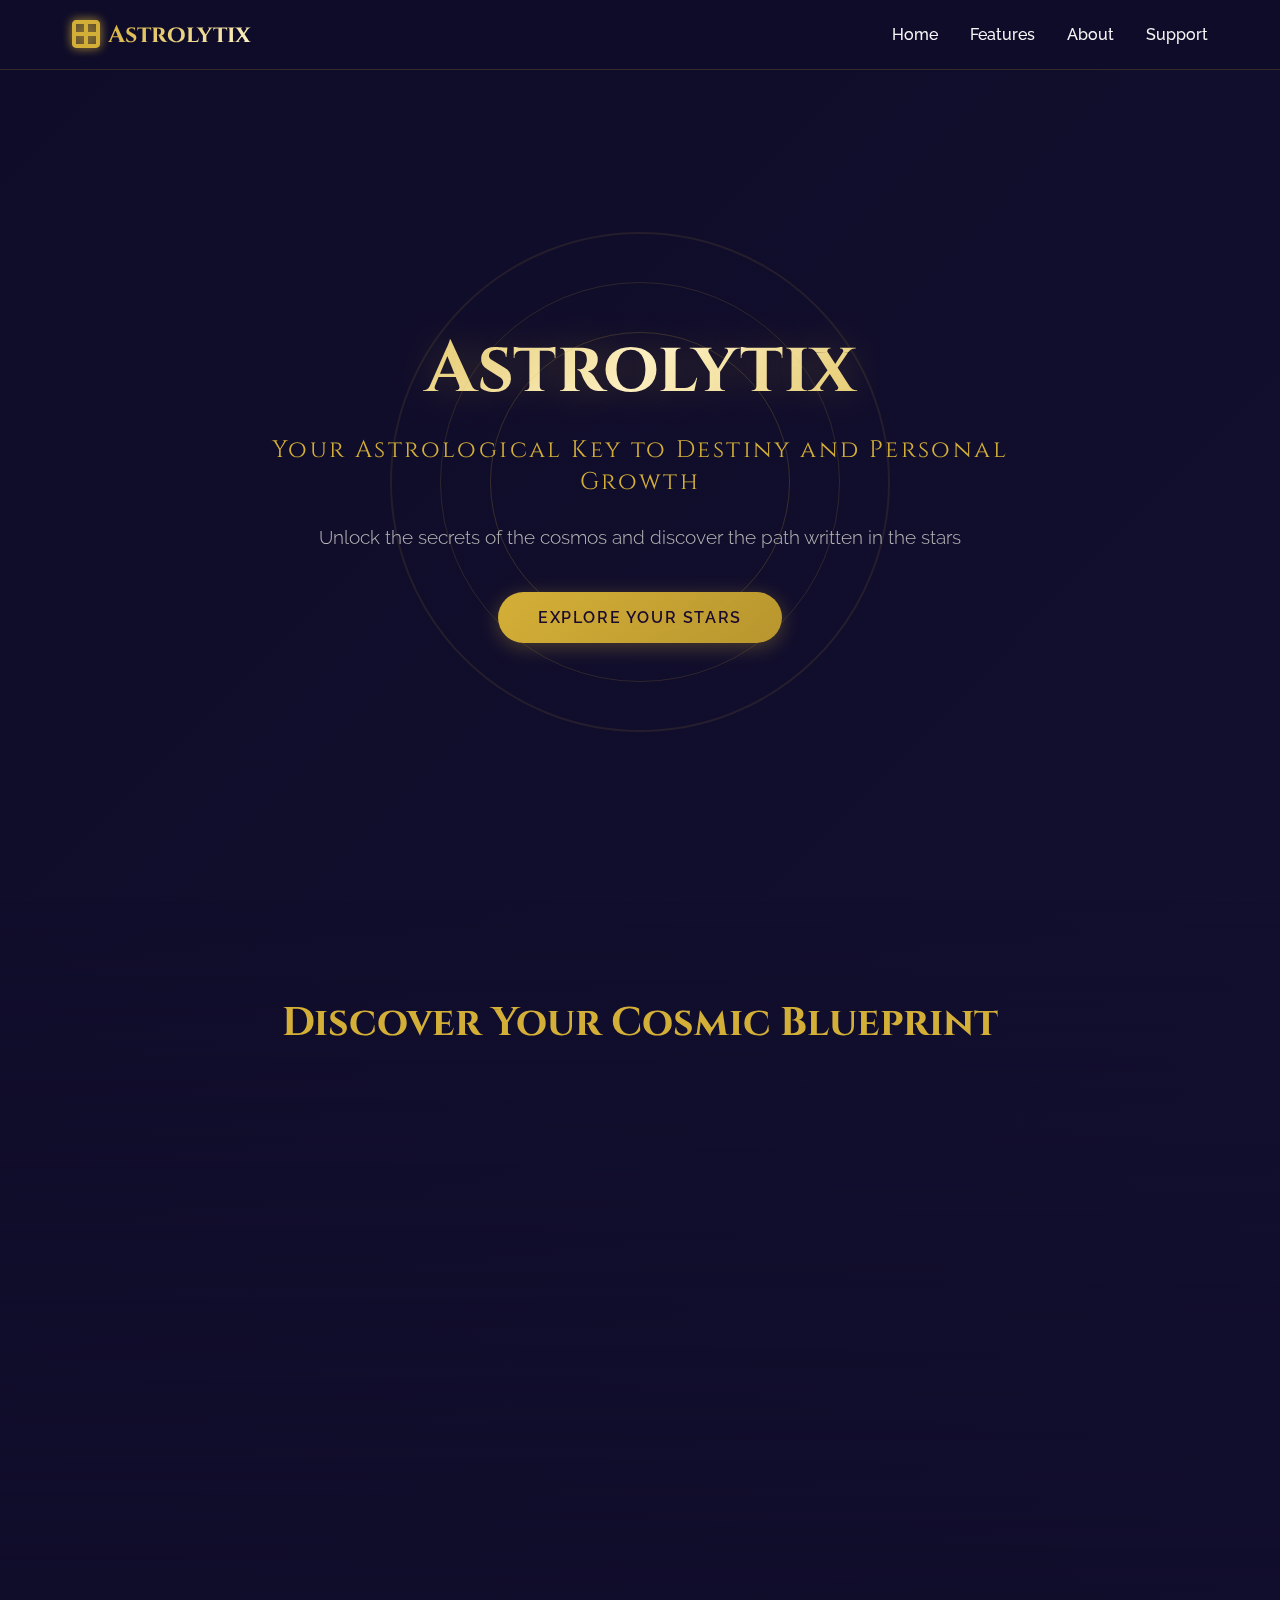
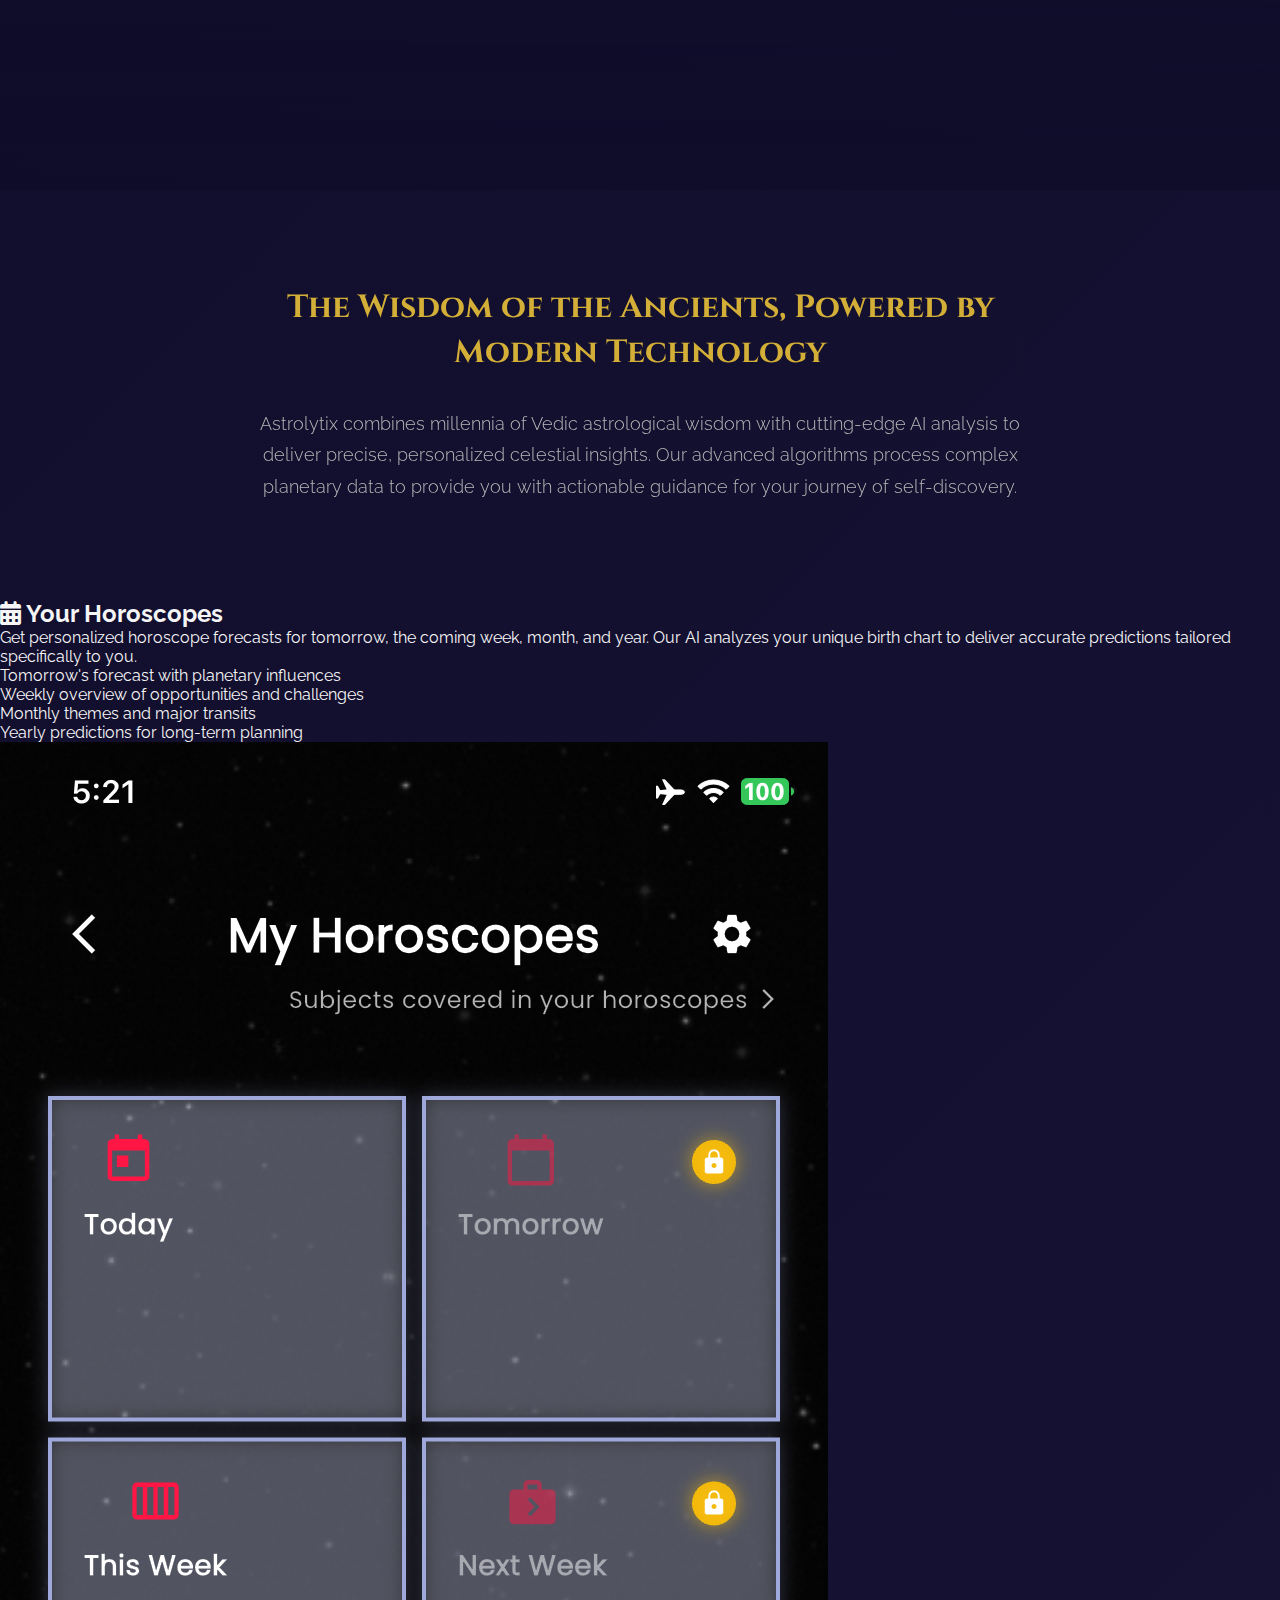
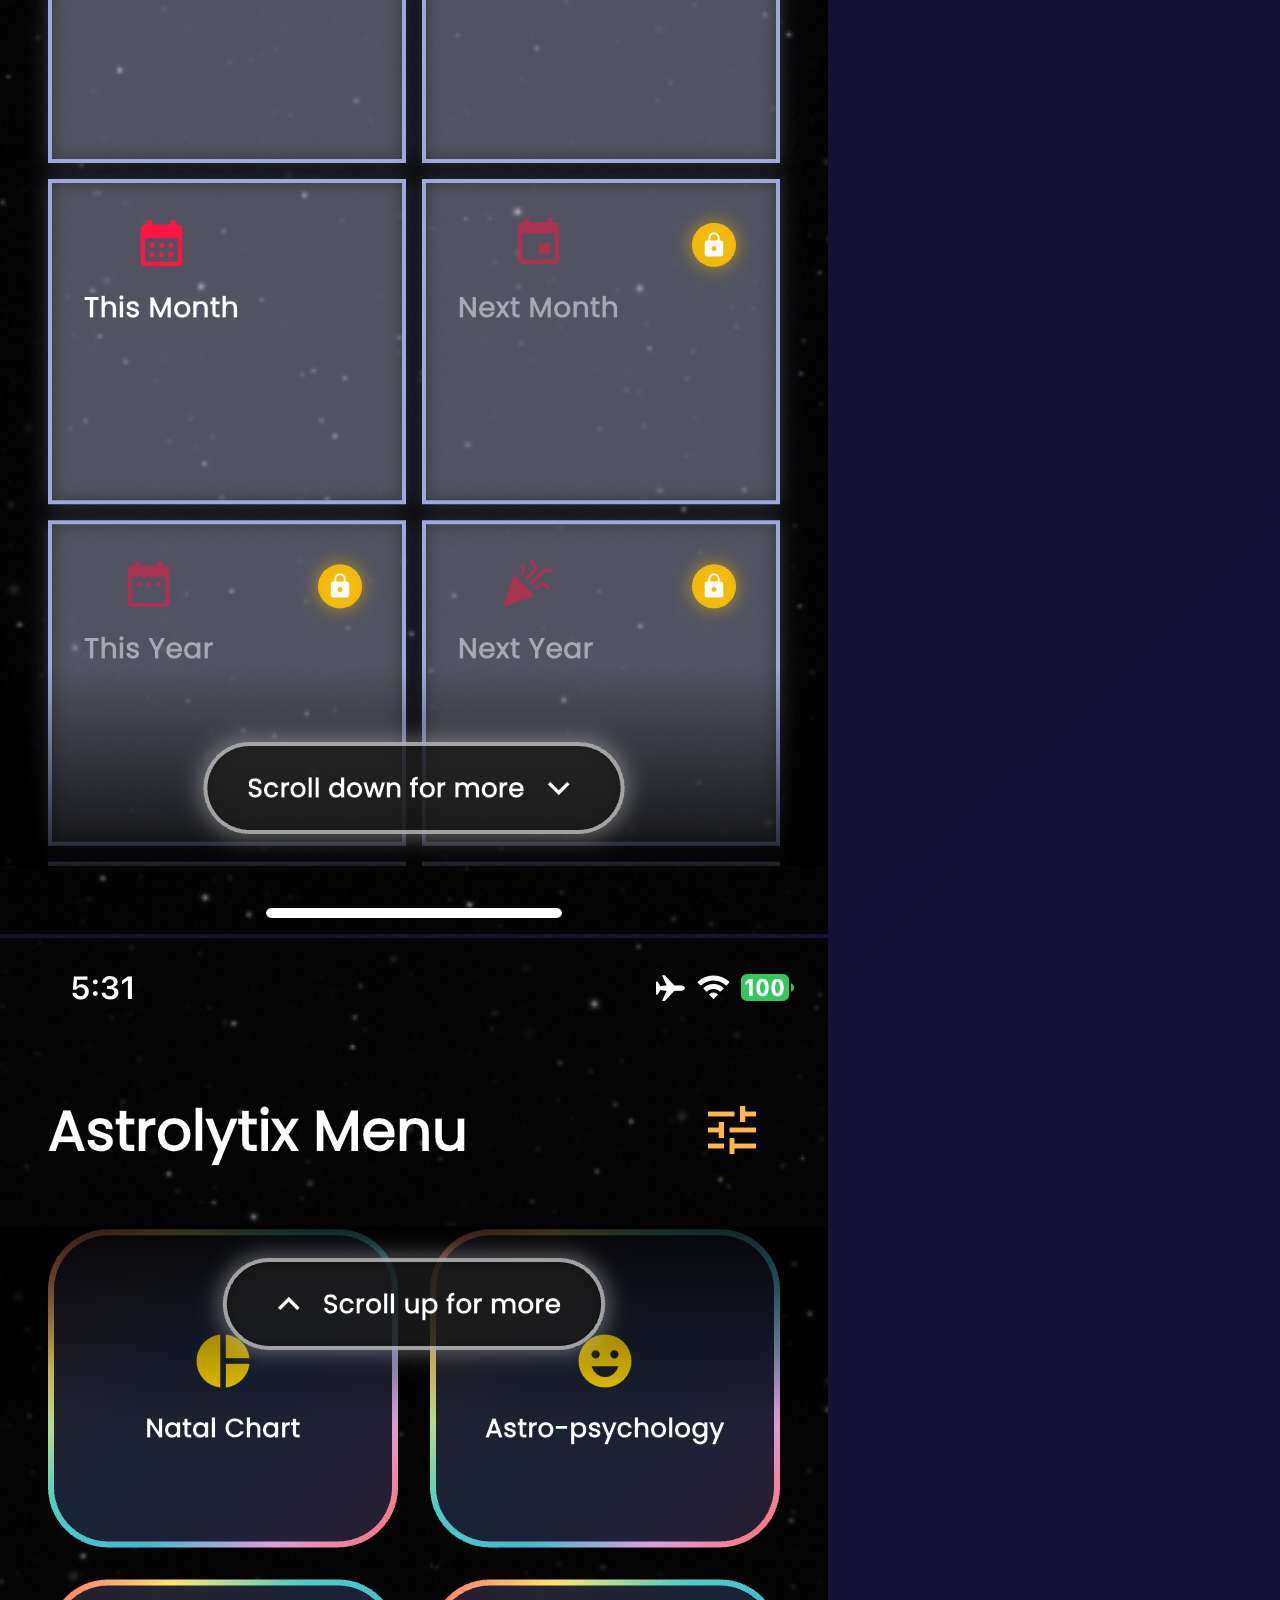
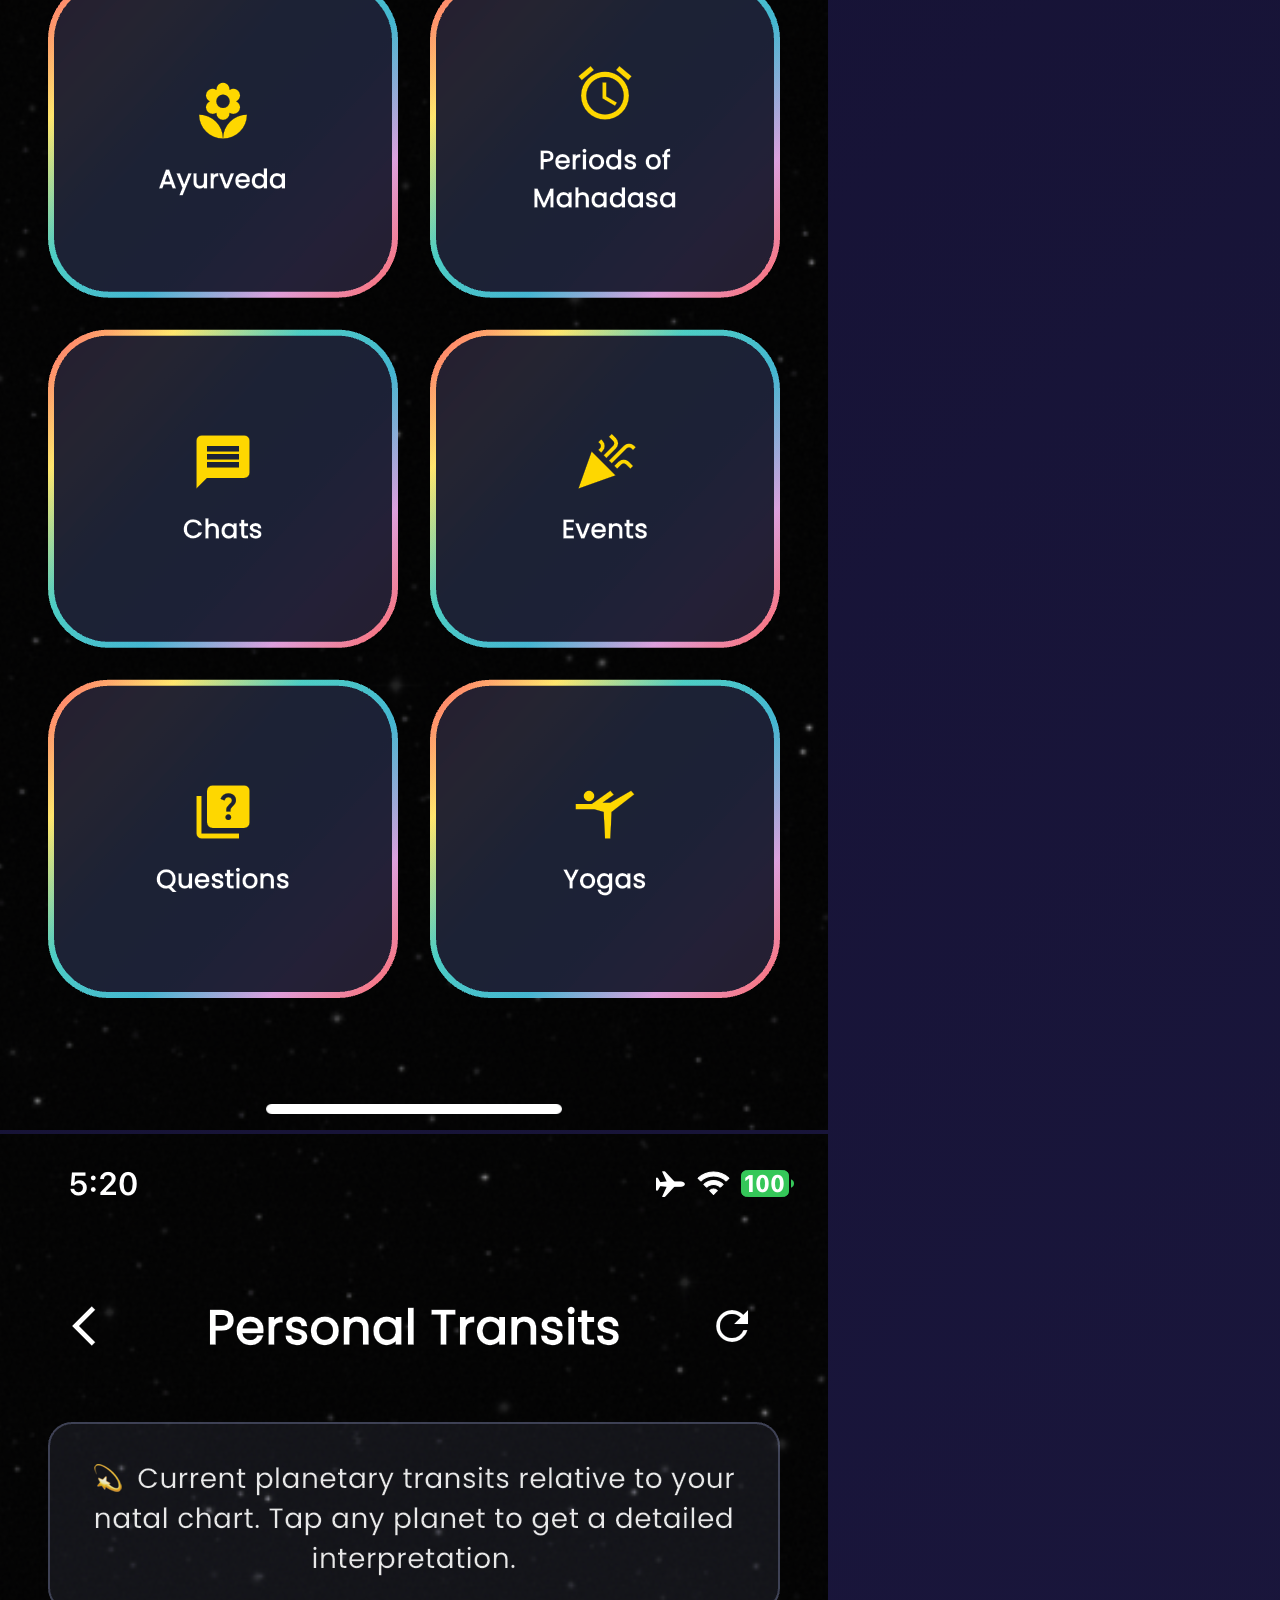
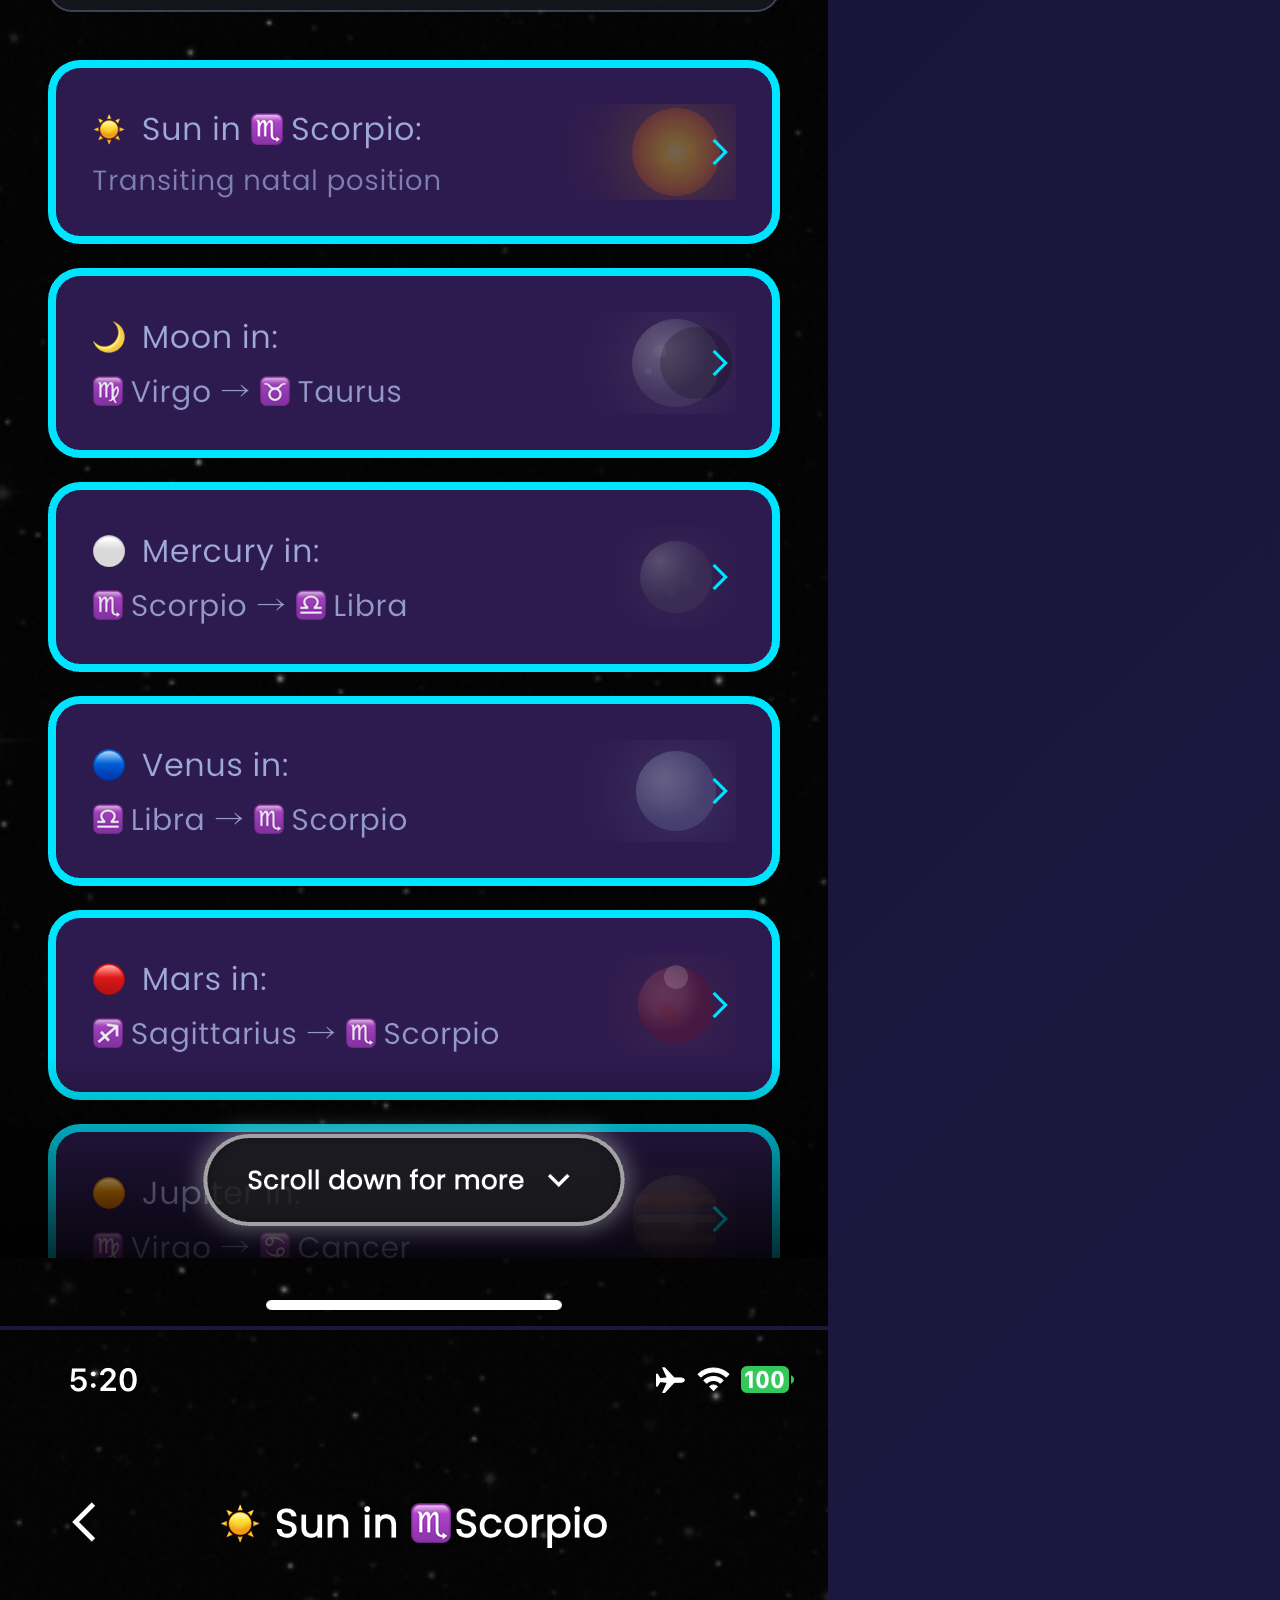
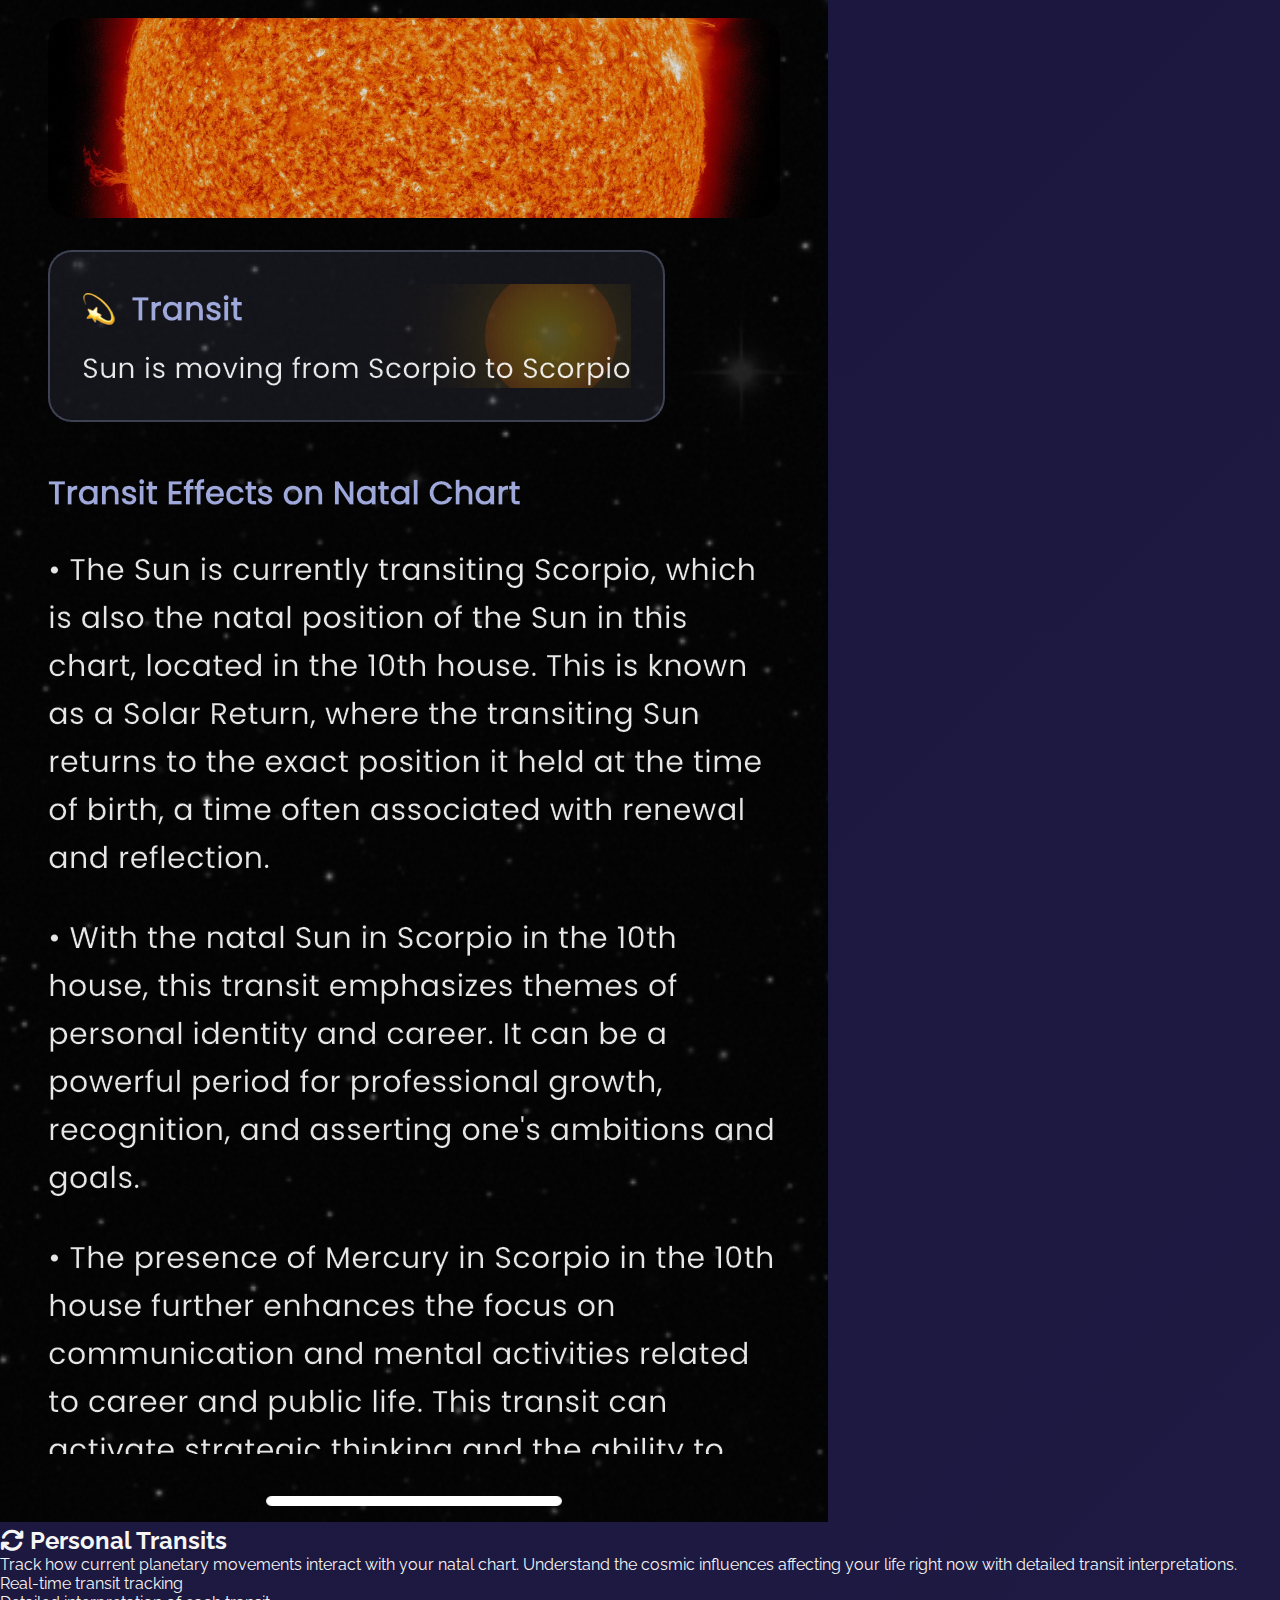
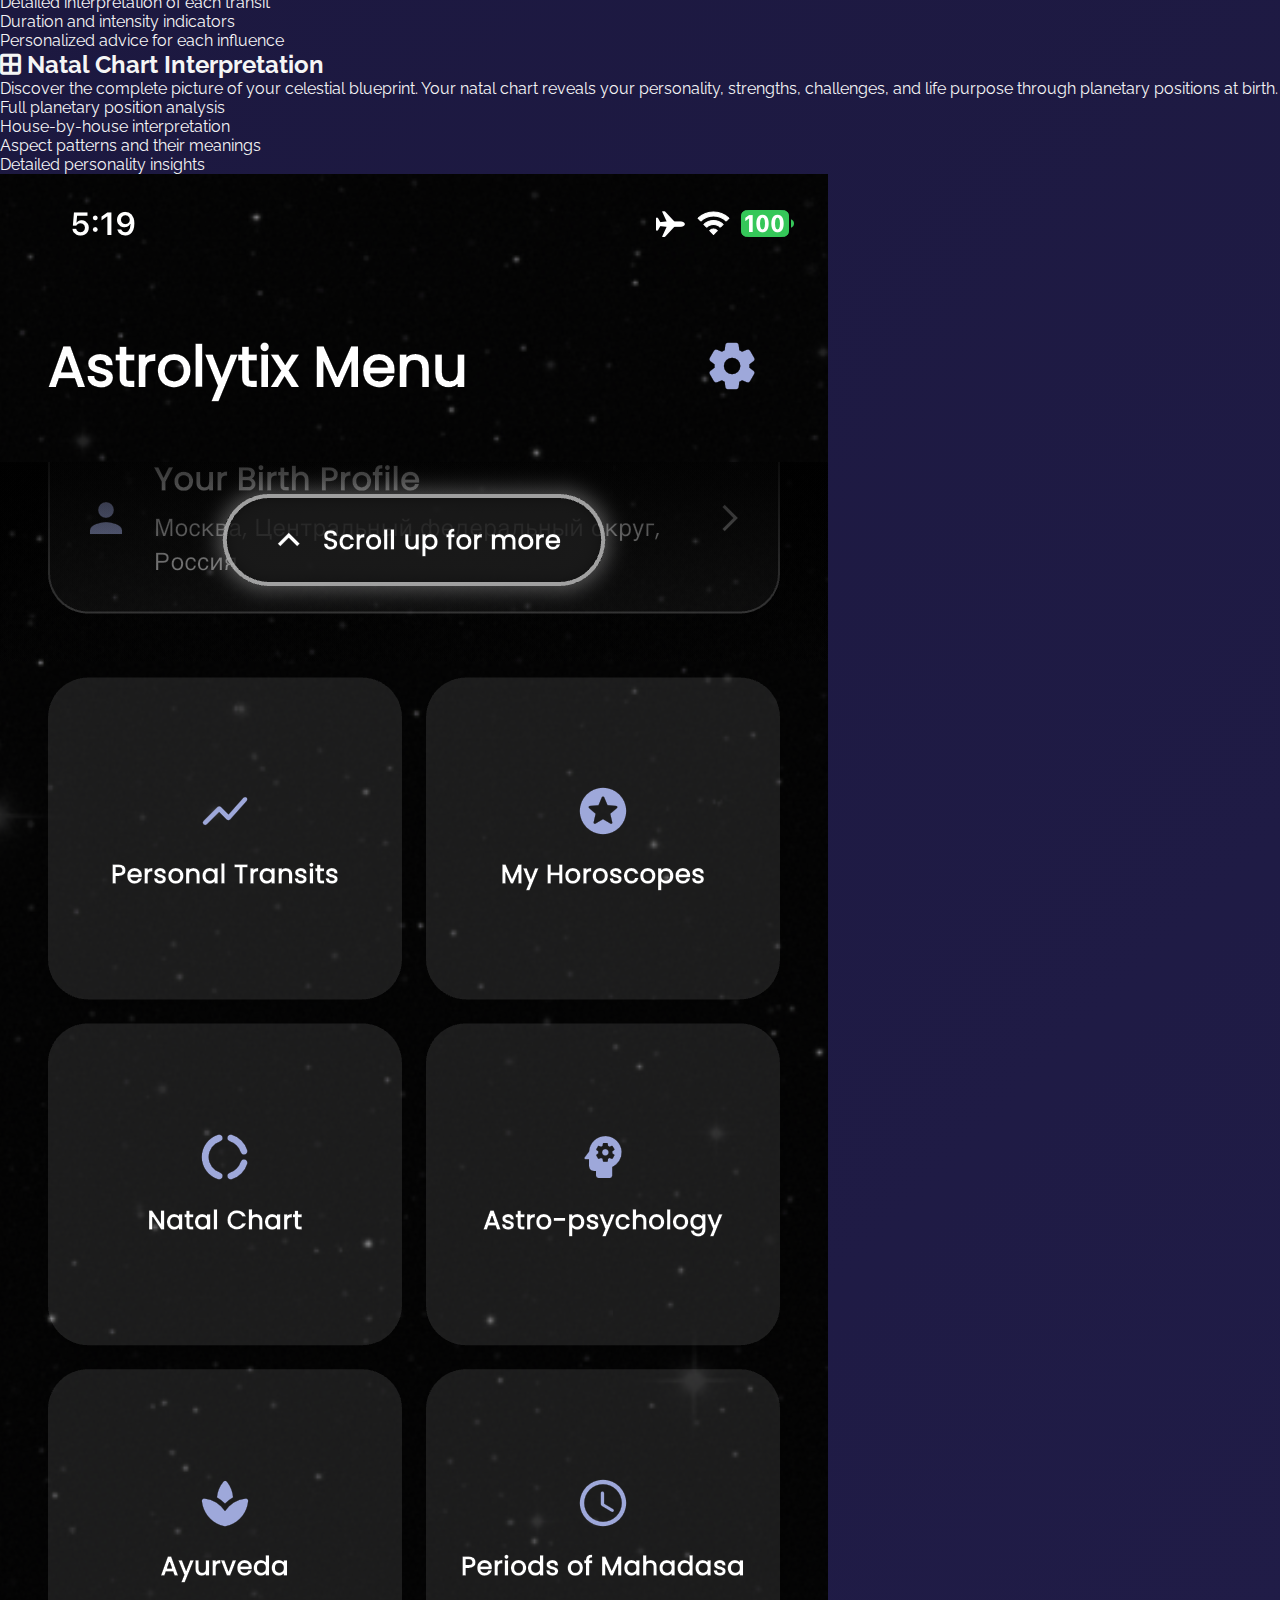
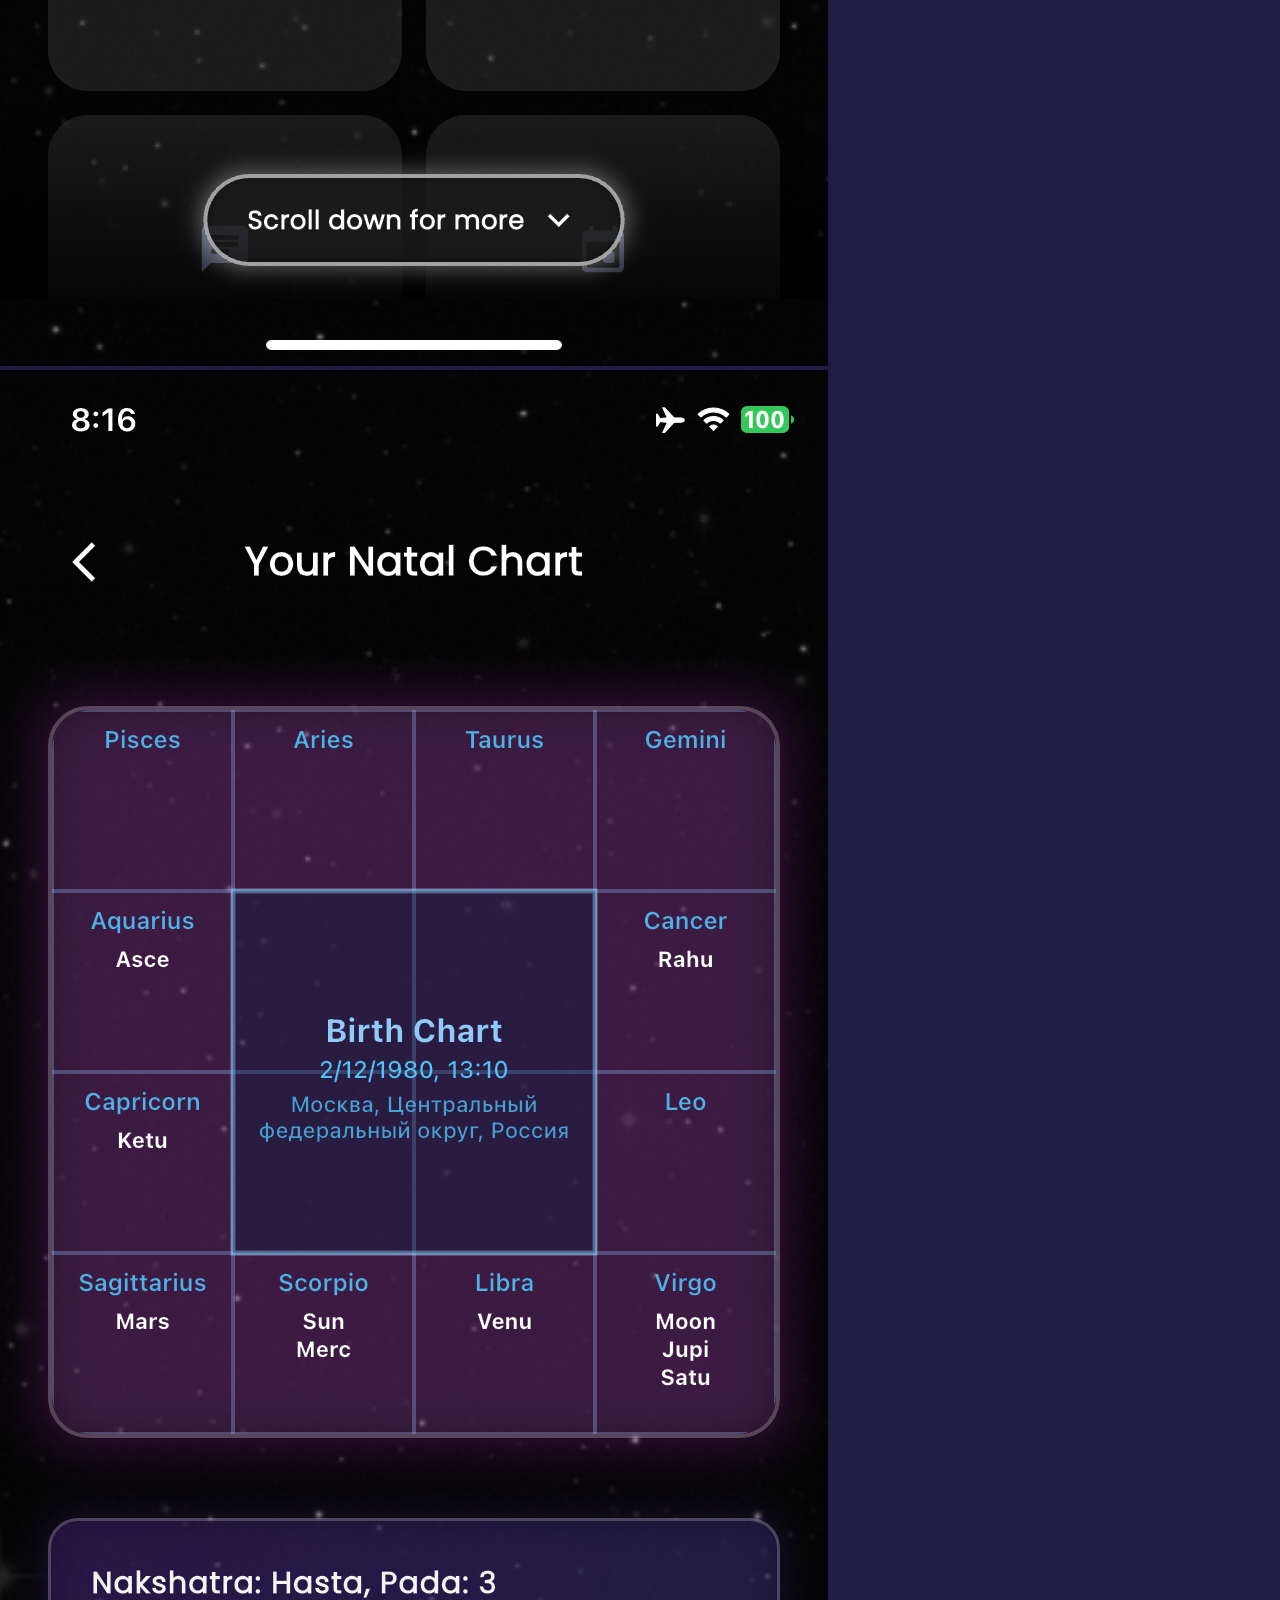
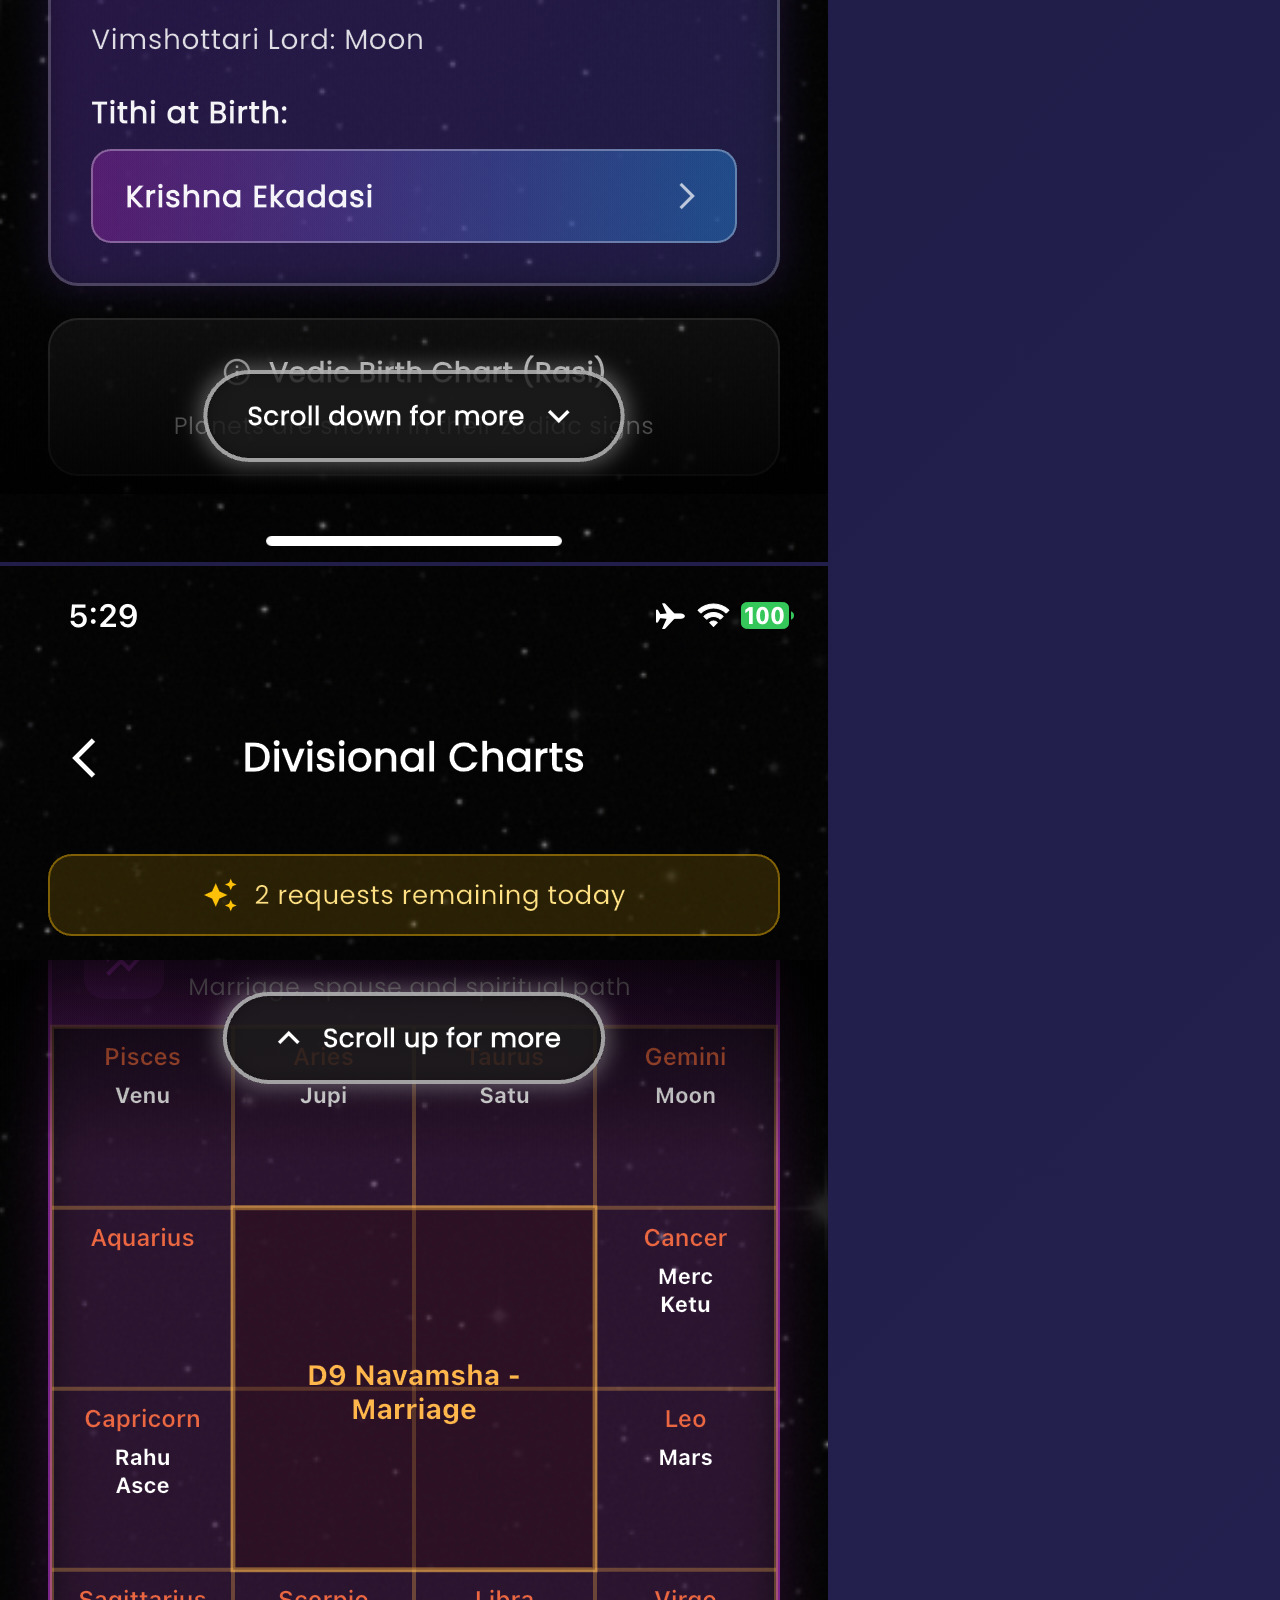
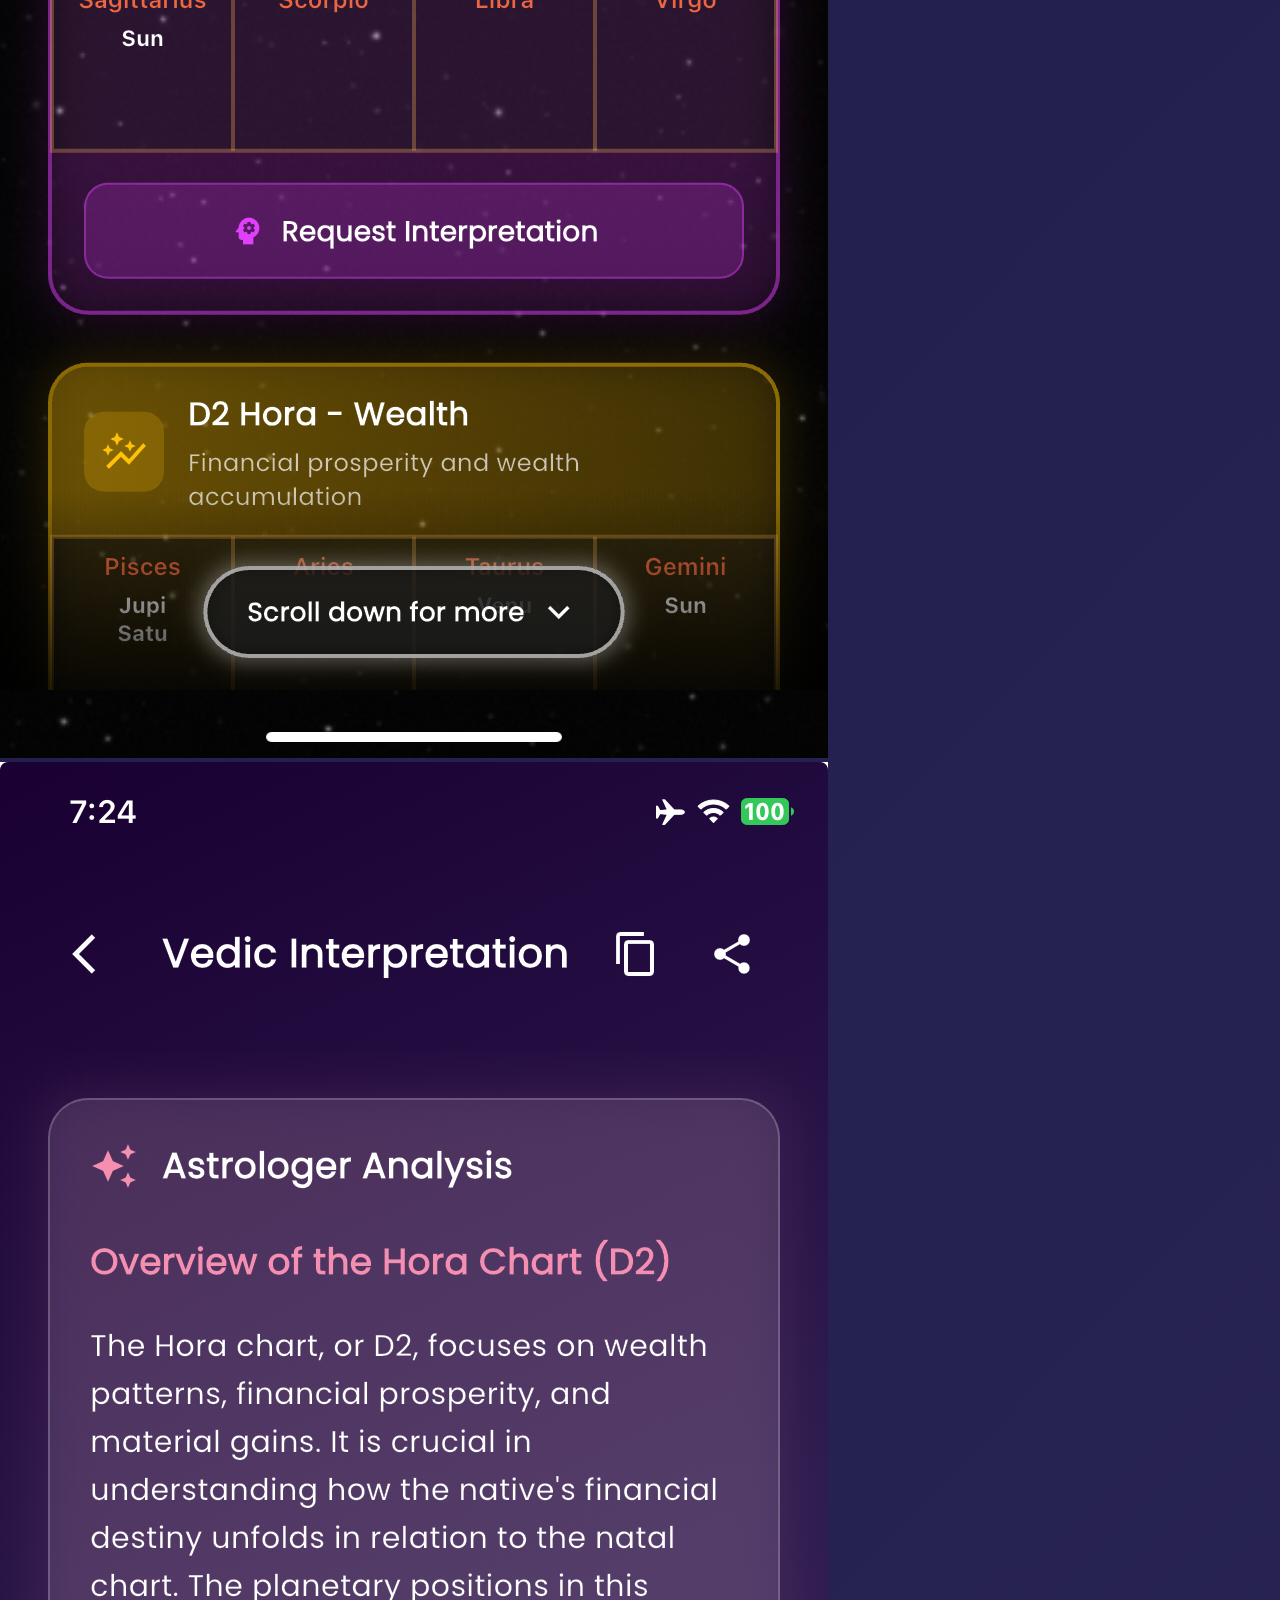
<file: index.html>
<!DOCTYPE html>
<html lang="en">
<head>
    <meta charset="UTF-8">
    <meta name="viewport" content="width=device-width, initial-scale=1.0">
    <title>Astrolytix — Your Astrological Key to Destiny and Personal Growth</title>
    <link rel="stylesheet" href="styles.css">
    <link rel="preconnect" href="https://fonts.googleapis.com">
    <link rel="preconnect" href="https://fonts.gstatic.com" crossorigin>
    <link href="https://fonts.googleapis.com/css2?family=Cinzel:wght@400;600;700&family=Raleway:wght@300;400;500;600&display=swap" rel="stylesheet">
    <link rel="stylesheet" href="https://cdnjs.cloudflare.com/ajax/libs/font-awesome/6.5.1/css/all.min.css">
</head>
<body>
    <canvas id="starfield"></canvas>

    <header>
        <nav class="navbar">
            <div class="logo">
                <span class="logo-icon"><i class="fa-solid fa-border-all"></i></span>
                <span class="logo-text">Astrolytix</span>
            </div>
            <ul class="nav-links">
                <li><a href="#home">Home</a></li>
                <li><a href="#features">Features</a></li>
                <li><a href="#about">About</a></li>
                <li><a href="#contact">Support</a></li>
            </ul>
        </nav>
    </header>

    <main>
        <section id="home" class="hero">
            <div class="hero-content">
                <div class="zodiac-wheel"></div>
                <h1 class="title">Astrolytix</h1>
                <p class="slogan">Your Astrological Key to Destiny and Personal Growth</p>
                <p class="subtitle">Unlock the secrets of the cosmos and discover the path written in the stars</p>
                <a href="#features" class="cta-button">Explore Your Stars</a>
            </div>
        </section>

        <section id="features" class="features">
            <h2>Discover Your Cosmic Blueprint</h2>
            <div class="features-grid">
                <a href="#feature-horoscopes" class="feature-tile" data-feature="horoscopes">
                    <div class="feature-icon"><i class="fa-solid fa-calendar-days"></i></div>
                    <h3>Your Horoscopes</h3>
                    <p>Daily, weekly, monthly & yearly forecasts</p>
                </a>
                <a href="#feature-transits" class="feature-tile" data-feature="transits">
                    <div class="feature-icon"><i class="fa-solid fa-arrows-rotate"></i></div>
                    <h3>Personal Transits</h3>
                    <p>Track planetary influences on your chart</p>
                </a>
                <a href="#feature-natal" class="feature-tile" data-feature="natal">
                    <div class="feature-icon"><i class="fa-solid fa-border-all"></i></div>
                    <h3>Natal Chart</h3>
                    <p>Complete birth chart interpretation</p>
                </a>
                <a href="#feature-divisional" class="feature-tile" data-feature="divisional">
                    <div class="feature-icon"><i class="fa-solid fa-table-cells"></i></div>
                    <h3>Divisional Charts</h3>
                    <p>Deep dive into Vargas analysis</p>
                </a>
                <a href="#feature-mahadasa" class="feature-tile" data-feature="mahadasa">
                    <div class="feature-icon"><i class="fa-solid fa-hourglass-half"></i></div>
                    <h3>Mahadasa Periods</h3>
                    <p>Planetary period predictions</p>
                </a>
                <a href="#feature-psychology" class="feature-tile" data-feature="psychology">
                    <div class="feature-icon"><i class="fa-solid fa-brain"></i></div>
                    <h3>Astro Psychology</h3>
                    <p>Psychological insights from your chart</p>
                </a>
                <a href="#feature-ayurveda" class="feature-tile" data-feature="ayurveda">
                    <div class="feature-icon"><i class="fa-solid fa-leaf"></i></div>
                    <h3>Ayurveda</h3>
                    <p>Health constitution analysis</p>
                </a>
                <a href="#feature-chat" class="feature-tile" data-feature="chat">
                    <div class="feature-icon"><i class="fa-solid fa-comments"></i></div>
                    <h3>Astrologer Chat</h3>
                    <p>AI-powered astrological guidance</p>
                </a>
                <a href="#feature-questions" class="feature-tile" data-feature="questions">
                    <div class="feature-icon"><i class="fa-solid fa-circle-question"></i></div>
                    <h3>Destiny Questions</h3>
                    <p>Get answers about life topics</p>
                </a>
                <a href="#feature-events" class="feature-tile" data-feature="events">
                    <div class="feature-icon"><i class="fa-solid fa-sun"></i></div>
                    <h3>Sky Events</h3>
                    <p>Eclipses, retrogrades & celestial events</p>
                </a>
                <a href="#feature-yogas" class="feature-tile" data-feature="yogas">
                    <div class="feature-icon"><i class="fa-solid fa-person-rays"></i></div>
                    <h3>Yogas</h3>
                    <p>Special planetary combinations</p>
                </a>
            </div>
        </section>

        <section id="about" class="about">
            <div class="about-content">
                <h2>The Wisdom of the Ancients, Powered by Modern Technology</h2>
                <p>Astrolytix combines millennia of Vedic astrological wisdom with cutting-edge AI analysis to deliver precise, personalized celestial insights. Our advanced algorithms process complex planetary data to provide you with actionable guidance for your journey of self-discovery.</p>
            </div>
        </section>

        <!-- Feature Detail Sections with Phone Mockups -->
        <section id="feature-horoscopes" class="feature-detail">
            <div class="feature-detail-content">
                <div class="feature-text">
                    <h2><i class="fa-solid fa-calendar-days"></i> Your Horoscopes</h2>
                    <p class="feature-description">Get personalized horoscope forecasts for tomorrow, the coming week, month, and year. Our AI analyzes your unique birth chart to deliver accurate predictions tailored specifically to you.</p>
                    <ul class="feature-list">
                        <li>Tomorrow's forecast with planetary influences</li>
                        <li>Weekly overview of opportunities and challenges</li>
                        <li>Monthly themes and major transits</li>
                        <li>Yearly predictions for long-term planning</li>
                    </ul>
                </div>
                <div class="phone-mockup">
                    <div class="phone-frame">
                        <div class="phone-screen">
                            <div class="screen-carousel" data-images="menu_.PNG,Menu_bottom_side.PNG">
                                <img src="pics4site/menu_.PNG" alt="App Menu" class="carousel-image active">
                            </div>
                        </div>
                    </div>
                </div>
            </div>
        </section>

        <section id="feature-transits" class="feature-detail alt">
            <div class="feature-detail-content">
                <div class="phone-mockup">
                    <div class="phone-frame">
                        <div class="phone-screen">
                            <div class="screen-carousel" data-images="all_personal_transits.PNG,Exmaple_of_one_transit_described.PNG">
                                <img src="pics4site/all_personal_transits.PNG" alt="Personal Transits" class="carousel-image active">
                            </div>
                        </div>
                    </div>
                </div>
                <div class="feature-text">
                    <h2><i class="fa-solid fa-arrows-rotate"></i> Personal Transits</h2>
                    <p class="feature-description">Track how current planetary movements interact with your natal chart. Understand the cosmic influences affecting your life right now with detailed transit interpretations.</p>
                    <ul class="feature-list">
                        <li>Real-time transit tracking</li>
                        <li>Detailed interpretation of each transit</li>
                        <li>Duration and intensity indicators</li>
                        <li>Personalized advice for each influence</li>
                    </ul>
                </div>
            </div>
        </section>

        <section id="feature-natal" class="feature-detail">
            <div class="feature-detail-content">
                <div class="feature-text">
                    <h2><i class="fa-solid fa-border-all"></i> Natal Chart Interpretation</h2>
                    <p class="feature-description">Discover the complete picture of your celestial blueprint. Your natal chart reveals your personality, strengths, challenges, and life purpose through planetary positions at birth.</p>
                    <ul class="feature-list">
                        <li>Full planetary position analysis</li>
                        <li>House-by-house interpretation</li>
                        <li>Aspect patterns and their meanings</li>
                        <li>Detailed personality insights</li>
                    </ul>
                </div>
                <div class="phone-mockup">
                    <div class="phone-frame">
                        <div class="phone-screen">
                            <div class="screen-carousel" data-images="Menu_upper_side.PNG,Natal_chart.PNG">
                                <img src="pics4site/Menu_upper_side.PNG" alt="Natal Chart" class="carousel-image active">
                            </div>
                        </div>
                    </div>
                </div>
            </div>
        </section>

        <section id="feature-divisional" class="feature-detail alt">
            <div class="feature-detail-content">
                <div class="phone-mockup">
                    <div class="phone-frame">
                        <div class="phone-screen">
                            <div class="screen-carousel" data-images="Some_Diviosinal_Charts_in_the_list.PNG,Example_of_Divisional_chart_interpretation_described.jpeg">
                                <img src="pics4site/Some_Diviosinal_Charts_in_the_list.PNG" alt="Divisional Charts" class="carousel-image active">
                            </div>
                        </div>
                    </div>
                </div>
                <div class="feature-text">
                    <h2><i class="fa-solid fa-table-cells"></i> Divisional Charts</h2>
                    <p class="feature-description">Explore the intricate Varga charts of Vedic astrology. Each divisional chart reveals specific life areas with unprecedented detail and accuracy.</p>
                    <ul class="feature-list">
                        <li>D1 to D60 chart analysis</li>
                        <li>Career insights from Dasamsa (D10)</li>
                        <li>Marriage analysis from Navamsa (D9)</li>
                        <li>Comprehensive Varga interpretations</li>
                    </ul>
                </div>
            </div>
        </section>

        <section id="feature-mahadasa" class="feature-detail">
            <div class="feature-detail-content">
                <div class="feature-text">
                    <h2><i class="fa-solid fa-hourglass-half"></i> Periods of Mahadasa</h2>
                    <p class="feature-description">Understand the major planetary periods governing your life. Mahadasa reveals the themes and energies that will dominate specific periods of your journey.</p>
                    <ul class="feature-list">
                        <li>Current Mahadasa period analysis</li>
                        <li>Sub-period (Antardasa) breakdown</li>
                        <li>Timeline of upcoming periods</li>
                        <li>Strategic life planning guidance</li>
                    </ul>
                </div>
                <div class="phone-mockup">
                    <div class="phone-frame">
                        <div class="phone-screen">
                            <div class="screen-carousel" data-images="Periods_of_Mahadasa_in_the_list_but_folded.PNG,Periods_of_Mahadasa_in_the_list_but_unfolded.PNG">
                                <img src="pics4site/Periods_of_Mahadasa_in_the_list_but_folded.PNG" alt="Mahadasa Periods" class="carousel-image active">
                            </div>
                        </div>
                    </div>
                </div>
            </div>
        </section>

        <section id="feature-psychology" class="feature-detail alt">
            <div class="feature-detail-content">
                <div class="phone-mockup">
                    <div class="phone-frame">
                        <div class="phone-screen">
                            <div class="screen-carousel" data-images="list_of_astro-psychologies.PNG,Example_of_psychologies_described_Pscychosomatics.PNG">
                                <img src="pics4site/list_of_astro-psychologies.PNG" alt="Astro Psychology" class="carousel-image active">
                            </div>
                        </div>
                    </div>
                </div>
                <div class="feature-text">
                    <h2><i class="fa-solid fa-brain"></i> Astro Psychology</h2>
                    <p class="feature-description">Discover the psychological dimensions encoded in your chart. Understand your emotional patterns, relationship dynamics, and inner workings through astrological psychology.</p>
                    <ul class="feature-list">
                        <li>Psychosomatic tendencies analysis</li>
                        <li>Emotional pattern recognition</li>
                        <li>Relationship psychology insights</li>
                        <li>Personal growth recommendations</li>
                    </ul>
                </div>
            </div>
        </section>

        <section id="feature-ayurveda" class="feature-detail">
            <div class="feature-detail-content">
                <div class="feature-text">
                    <h2><i class="fa-solid fa-leaf"></i> Ayurveda Analysis</h2>
                    <p class="feature-description">Discover your Ayurvedic constitution through Vedic astrology. Learn about your dosha balance and receive personalized health and lifestyle recommendations.</p>
                    <ul class="feature-list">
                        <li>Vata, Pitta, Kapha constitution</li>
                        <li>Health tendencies from your chart</li>
                        <li>Dietary recommendations</li>
                        <li>Lifestyle optimization tips</li>
                    </ul>
                </div>
                <div class="phone-mockup">
                    <div class="phone-frame">
                        <div class="phone-screen">
                            <div class="screen-carousel" data-images="One_more_ayurveda_screen.PNG,Example_of_Ayurveda_analysis.jpeg">
                                <img src="pics4site/One_more_ayurveda_screen.PNG" alt="Ayurveda Analysis" class="carousel-image active">
                            </div>
                        </div>
                    </div>
                </div>
            </div>
        </section>

        <section id="feature-chat" class="feature-detail alt">
            <div class="feature-detail-content">
                <div class="phone-mockup">
                    <div class="phone-frame">
                        <div class="phone-screen">
                            <div class="screen-carousel" data-images="Example_of_an_asked_question_in_AI_chat_and_waiting.PNG,Example_of_an_asked_question_in_AI_chat_and_an_answer_given.PNG">
                                <img src="pics4site/Example_of_an_asked_question_in_AI_chat_and_waiting.PNG" alt="AI Chat" class="carousel-image active">
                            </div>
                        </div>
                    </div>
                </div>
                <div class="feature-text">
                    <h2><i class="fa-solid fa-comments"></i> Chat with Astrologer</h2>
                    <p class="feature-description">Get instant answers to your astrological questions from our AI-powered astrologer. Ask anything about your chart, transits, or life situations.</p>
                    <ul class="feature-list">
                        <li>24/7 AI astrologer availability</li>
                        <li>Context-aware responses using your chart</li>
                        <li>Follow-up questions supported</li>
                        <li>Detailed explanations and guidance</li>
                    </ul>
                </div>
            </div>
        </section>

        <section id="feature-questions" class="feature-detail">
            <div class="feature-detail-content">
                <div class="feature-text">
                    <h2><i class="fa-solid fa-circle-question"></i> Destiny Questions</h2>
                    <p class="feature-description">Get answers to life's most important questions. From career and marriage to health and finances, receive astrological insights on any topic.</p>
                    <ul class="feature-list">
                        <li>Pre-defined life topic questions</li>
                        <li>Marriage and relationship insights</li>
                        <li>Career and financial guidance</li>
                        <li>Comprehensive answers with timing</li>
                    </ul>
                </div>
                <div class="phone-mockup">
                    <div class="phone-frame">
                        <div class="phone-screen">
                            <div class="screen-carousel" data-images="List_of_questions.PNG,Answer_to_question_Marriage.PNG">
                                <img src="pics4site/List_of_questions.PNG" alt="Destiny Questions" class="carousel-image active">
                            </div>
                        </div>
                    </div>
                </div>
            </div>
        </section>

        <section id="feature-events" class="feature-detail alt">
            <div class="feature-detail-content">
                <div class="phone-mockup">
                    <div class="phone-frame">
                        <div class="phone-screen">
                            <div class="screen-carousel" data-images="Events_menu_inside.PNG,Moon_poisition_inside_described.PNG,Sun_Eclipse_Inside_described.PNG">
                                <img src="pics4site/Events_menu_inside.PNG" alt="Sky Events" class="carousel-image active">
                            </div>
                        </div>
                    </div>
                </div>
                <div class="feature-text">
                    <h2><i class="fa-solid fa-sun"></i> Events in the Sky</h2>
                    <p class="feature-description">Stay informed about significant celestial events. Track eclipses, retrogrades, moon phases, and other astronomical phenomena with personalized interpretations.</p>
                    <ul class="feature-list">
                        <li>Solar and lunar eclipse alerts</li>
                        <li>Planetary retrograde tracking</li>
                        <li>Moon phase calendar</li>
                        <li>Personal impact analysis</li>
                    </ul>
                </div>
            </div>
        </section>

        <section id="feature-yogas" class="feature-detail">
            <div class="feature-detail-content">
                <div class="feature-text">
                    <h2><i class="fa-solid fa-person-rays"></i> Yogas</h2>
                    <p class="feature-description">Discover the special planetary combinations in your chart. Yogas reveal unique talents, fortunes, and life patterns specific to your horoscope.</p>
                    <ul class="feature-list">
                        <li>Raja Yoga identification</li>
                        <li>Dhana Yoga for wealth</li>
                        <li>Special talent combinations</li>
                        <li>Detailed yoga interpretations</li>
                    </ul>
                </div>
                <div class="phone-mockup">
                    <div class="phone-frame">
                        <div class="phone-screen">
                            <div class="screen-carousel" data-images="Inside_Yogas_listed.PNG,One_yoga_example_described.PNG,Malefic_yogas.PNG">
                                <img src="pics4site/Inside_Yogas_listed.PNG" alt="Yogas" class="carousel-image active">
                            </div>
                        </div>
                    </div>
                </div>
            </div>
        </section>

        <section id="contact" class="contact">
            <h2>Begin Your Celestial Journey</h2>
            <p>Ready to unlock the secrets of your cosmic destiny?</p>
            <div class="app-download">
                <a href="#" class="store-button">
                    <span class="store-icon">&#9679;</span>
                    <span class="store-text">
                        <small>Download on the</small>
                        <strong>App Store</strong>
                    </span>
                </a>
                <a href="#" class="store-button">
                    <span class="store-icon">&#9654;</span>
                    <span class="store-text">
                        <small>Get it on</small>
                        <strong>Google Play</strong>
                    </span>
                </a>
            </div>
            <p class="contact-alt">Need help? Contact us at <a href="mailto:support@astrolytix.com">support@astrolytix.com</a></p>
        </section>
    </main>

    <footer>
        <div class="footer-content">
            <p>&copy; 2025 Astrolytix. All rights reserved.</p>
            <p class="footer-tagline">Written in the stars, decoded for you.</p>
            <p class="footer-links"><a href="privacy.html">Privacy Policy</a></p>
        </div>
    </footer>

    <script src="app.js"></script>
</body>
</html>
</file>
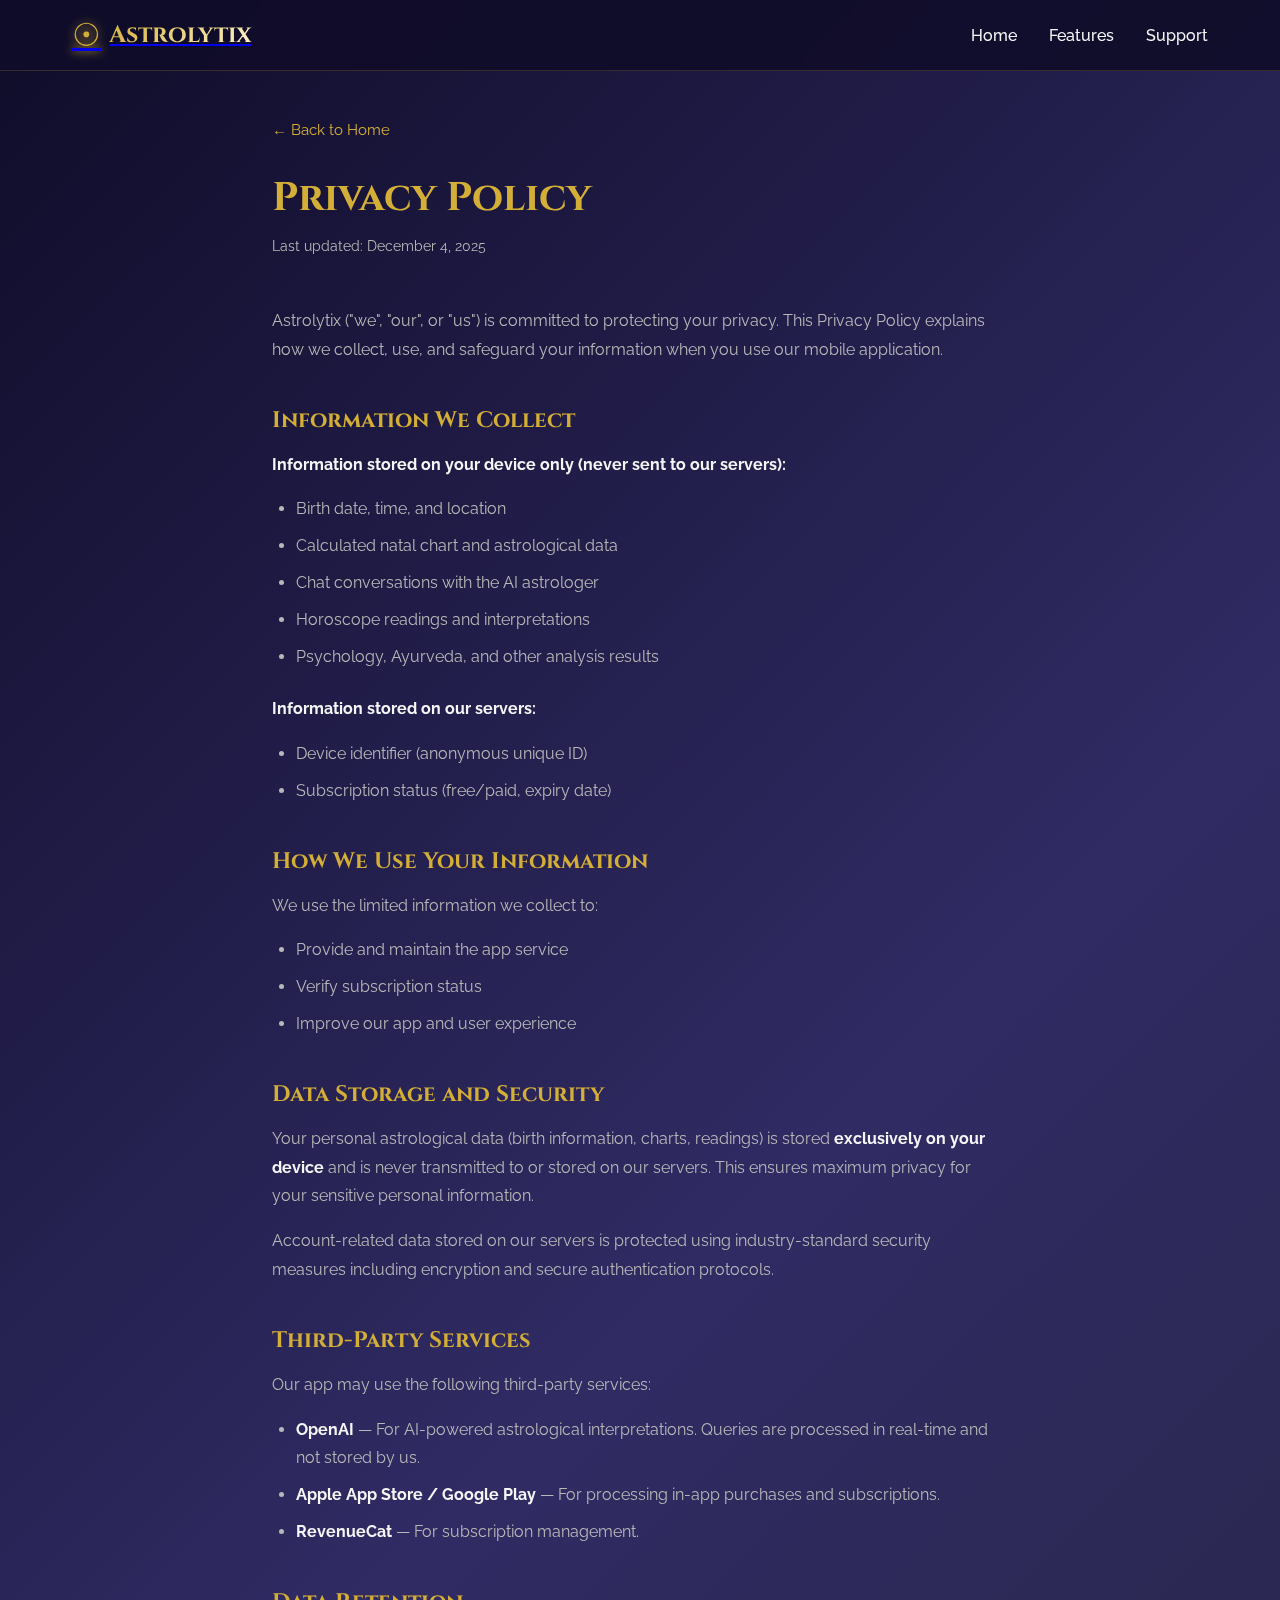
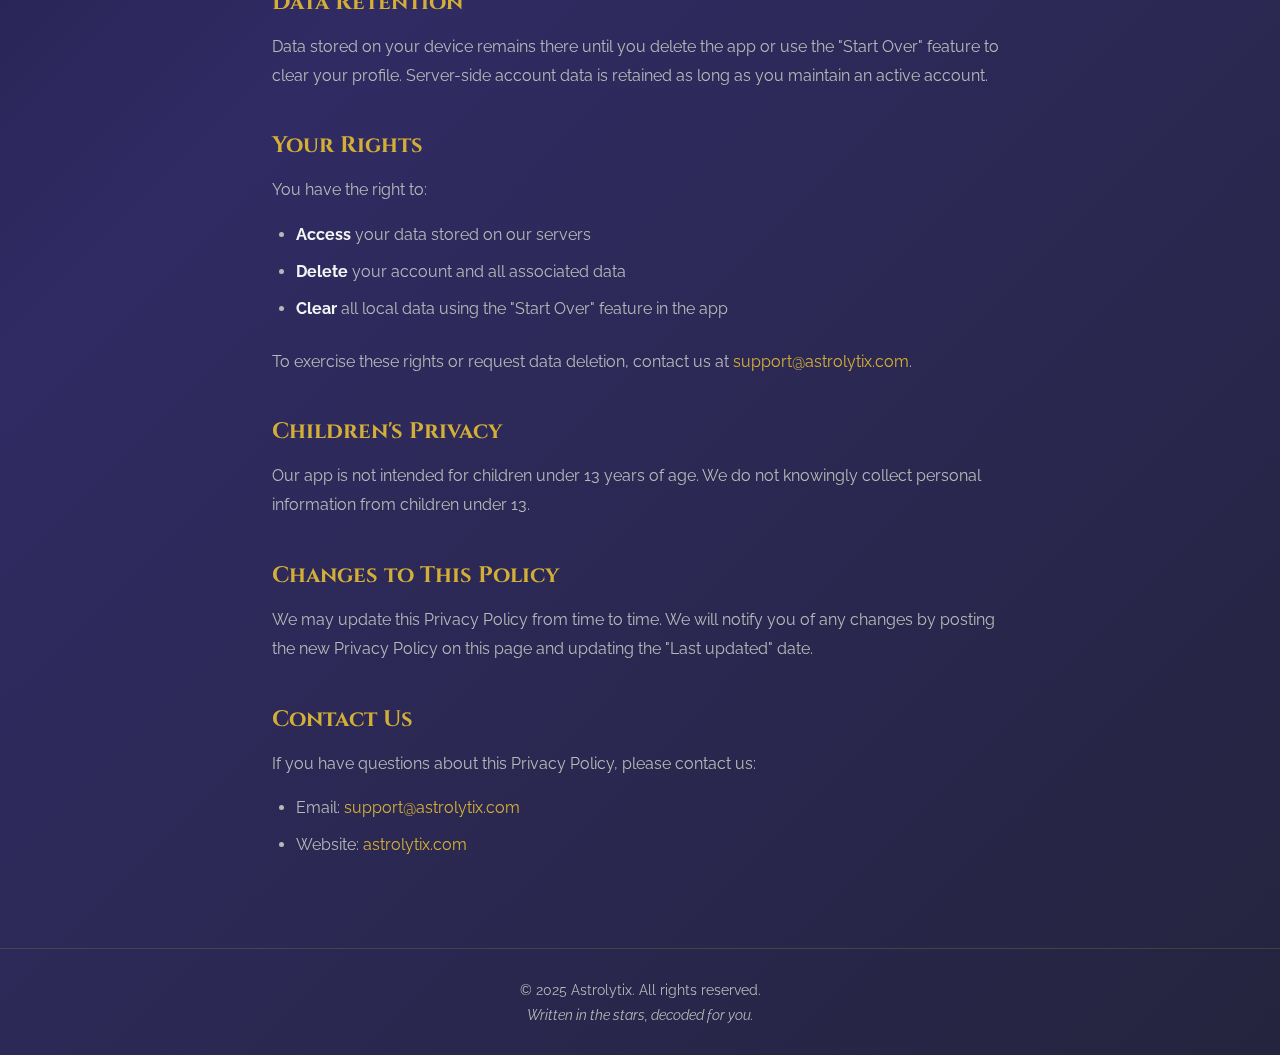
<file: privacy.html>
<!DOCTYPE html>
<html lang="en">
<head>
    <meta charset="UTF-8">
    <meta name="viewport" content="width=device-width, initial-scale=1.0">
    <title>Privacy Policy — Astrolytix</title>
    <link rel="stylesheet" href="styles.css">
    <link rel="preconnect" href="https://fonts.googleapis.com">
    <link rel="preconnect" href="https://fonts.gstatic.com" crossorigin>
    <link href="https://fonts.googleapis.com/css2?family=Cinzel:wght@400;600;700&family=Raleway:wght@300;400;500;600&display=swap" rel="stylesheet">
    <style>
        .policy-container {
            max-width: 800px;
            margin: 0 auto;
            padding: 120px 2rem 4rem;
            position: relative;
            z-index: 1;
        }
        .policy-container h1 {
            font-family: 'Cinzel', serif;
            font-size: 2.5rem;
            color: var(--accent-gold);
            margin-bottom: 0.5rem;
        }
        .policy-container .last-updated {
            color: var(--text-muted);
            font-size: 0.9rem;
            margin-bottom: 3rem;
        }
        .policy-container h2 {
            font-family: 'Cinzel', serif;
            font-size: 1.4rem;
            color: var(--accent-gold);
            margin-top: 2.5rem;
            margin-bottom: 1rem;
        }
        .policy-container p, .policy-container li {
            color: var(--text-muted);
            line-height: 1.8;
            margin-bottom: 1rem;
        }
        .policy-container ul {
            margin-left: 1.5rem;
            margin-bottom: 1.5rem;
        }
        .policy-container li {
            margin-bottom: 0.5rem;
        }
        .policy-container strong {
            color: var(--text-light);
        }
        .policy-container a {
            color: var(--accent-gold);
            text-decoration: none;
        }
        .policy-container a:hover {
            text-decoration: underline;
        }
        .back-link {
            display: inline-block;
            margin-bottom: 2rem;
            color: var(--accent-gold);
            text-decoration: none;
            font-size: 0.95rem;
        }
        .back-link:hover {
            text-decoration: underline;
        }
    </style>
</head>
<body>
    <canvas id="starfield"></canvas>

    <header>
        <nav class="navbar">
            <a href="index.html" class="logo">
                <span class="logo-icon">&#9737;</span>
                <span class="logo-text">Astrolytix</span>
            </a>
            <ul class="nav-links">
                <li><a href="index.html">Home</a></li>
                <li><a href="index.html#features">Features</a></li>
                <li><a href="index.html#contact">Support</a></li>
            </ul>
        </nav>
    </header>

    <main class="policy-container">
        <a href="index.html" class="back-link">&larr; Back to Home</a>

        <h1>Privacy Policy</h1>
        <p class="last-updated">Last updated: December 4, 2025</p>

        <p>Astrolytix ("we", "our", or "us") is committed to protecting your privacy. This Privacy Policy explains how we collect, use, and safeguard your information when you use our mobile application.</p>

        <h2>Information We Collect</h2>

        <p><strong>Information stored on your device only (never sent to our servers):</strong></p>
        <ul>
            <li>Birth date, time, and location</li>
            <li>Calculated natal chart and astrological data</li>
            <li>Chat conversations with the AI astrologer</li>
            <li>Horoscope readings and interpretations</li>
            <li>Psychology, Ayurveda, and other analysis results</li>
        </ul>

        <p><strong>Information stored on our servers:</strong></p>
        <ul>
            <li>Device identifier (anonymous unique ID)</li>
            <li>Subscription status (free/paid, expiry date)</li>
        </ul>

        <h2>How We Use Your Information</h2>
        <p>We use the limited information we collect to:</p>
        <ul>
            <li>Provide and maintain the app service</li>
            <li>Verify subscription status</li>
            <li>Improve our app and user experience</li>
        </ul>

        <h2>Data Storage and Security</h2>
        <p>Your personal astrological data (birth information, charts, readings) is stored <strong>exclusively on your device</strong> and is never transmitted to or stored on our servers. This ensures maximum privacy for your sensitive personal information.</p>
        <p>Account-related data stored on our servers is protected using industry-standard security measures including encryption and secure authentication protocols.</p>

        <h2>Third-Party Services</h2>
        <p>Our app may use the following third-party services:</p>
        <ul>
            <li><strong>OpenAI</strong> — For AI-powered astrological interpretations. Queries are processed in real-time and not stored by us.</li>
            <li><strong>Apple App Store / Google Play</strong> — For processing in-app purchases and subscriptions.</li>
            <li><strong>RevenueCat</strong> — For subscription management.</li>
        </ul>

        <h2>Data Retention</h2>
        <p>Data stored on your device remains there until you delete the app or use the "Start Over" feature to clear your profile. Server-side account data is retained as long as you maintain an active account.</p>

        <h2>Your Rights</h2>
        <p>You have the right to:</p>
        <ul>
            <li><strong>Access</strong> your data stored on our servers</li>
            <li><strong>Delete</strong> your account and all associated data</li>
            <li><strong>Clear</strong> all local data using the "Start Over" feature in the app</li>
        </ul>
        <p>To exercise these rights or request data deletion, contact us at <a href="mailto:support@astrolytix.com">support@astrolytix.com</a>.</p>

        <h2>Children's Privacy</h2>
        <p>Our app is not intended for children under 13 years of age. We do not knowingly collect personal information from children under 13.</p>

        <h2>Changes to This Policy</h2>
        <p>We may update this Privacy Policy from time to time. We will notify you of any changes by posting the new Privacy Policy on this page and updating the "Last updated" date.</p>

        <h2>Contact Us</h2>
        <p>If you have questions about this Privacy Policy, please contact us:</p>
        <ul>
            <li>Email: <a href="mailto:support@astrolytix.com">support@astrolytix.com</a></li>
            <li>Website: <a href="https://astrolytix.com">astrolytix.com</a></li>
        </ul>
    </main>

    <footer>
        <div class="footer-content">
            <p>&copy; 2025 Astrolytix. All rights reserved.</p>
            <p class="footer-tagline">Written in the stars, decoded for you.</p>
        </div>
    </footer>

    <script src="app.js"></script>
</body>
</html>
</file>
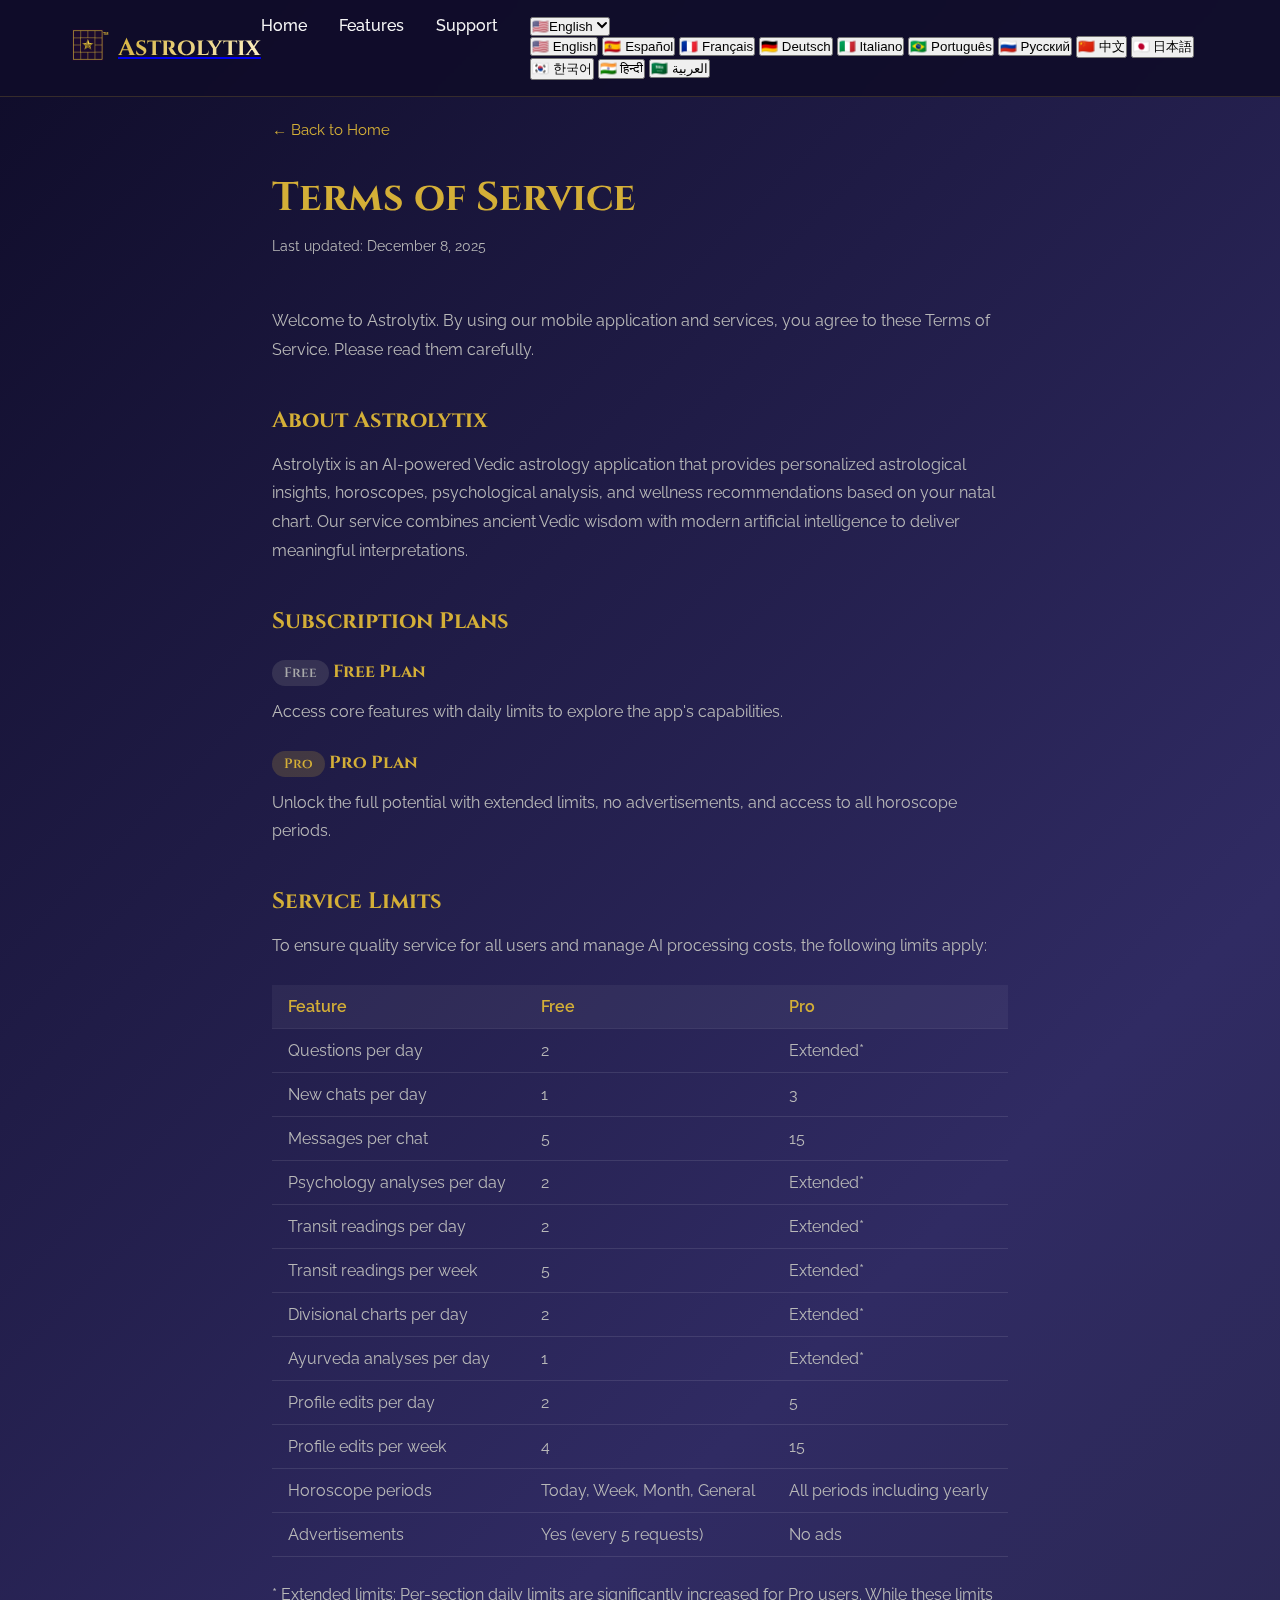
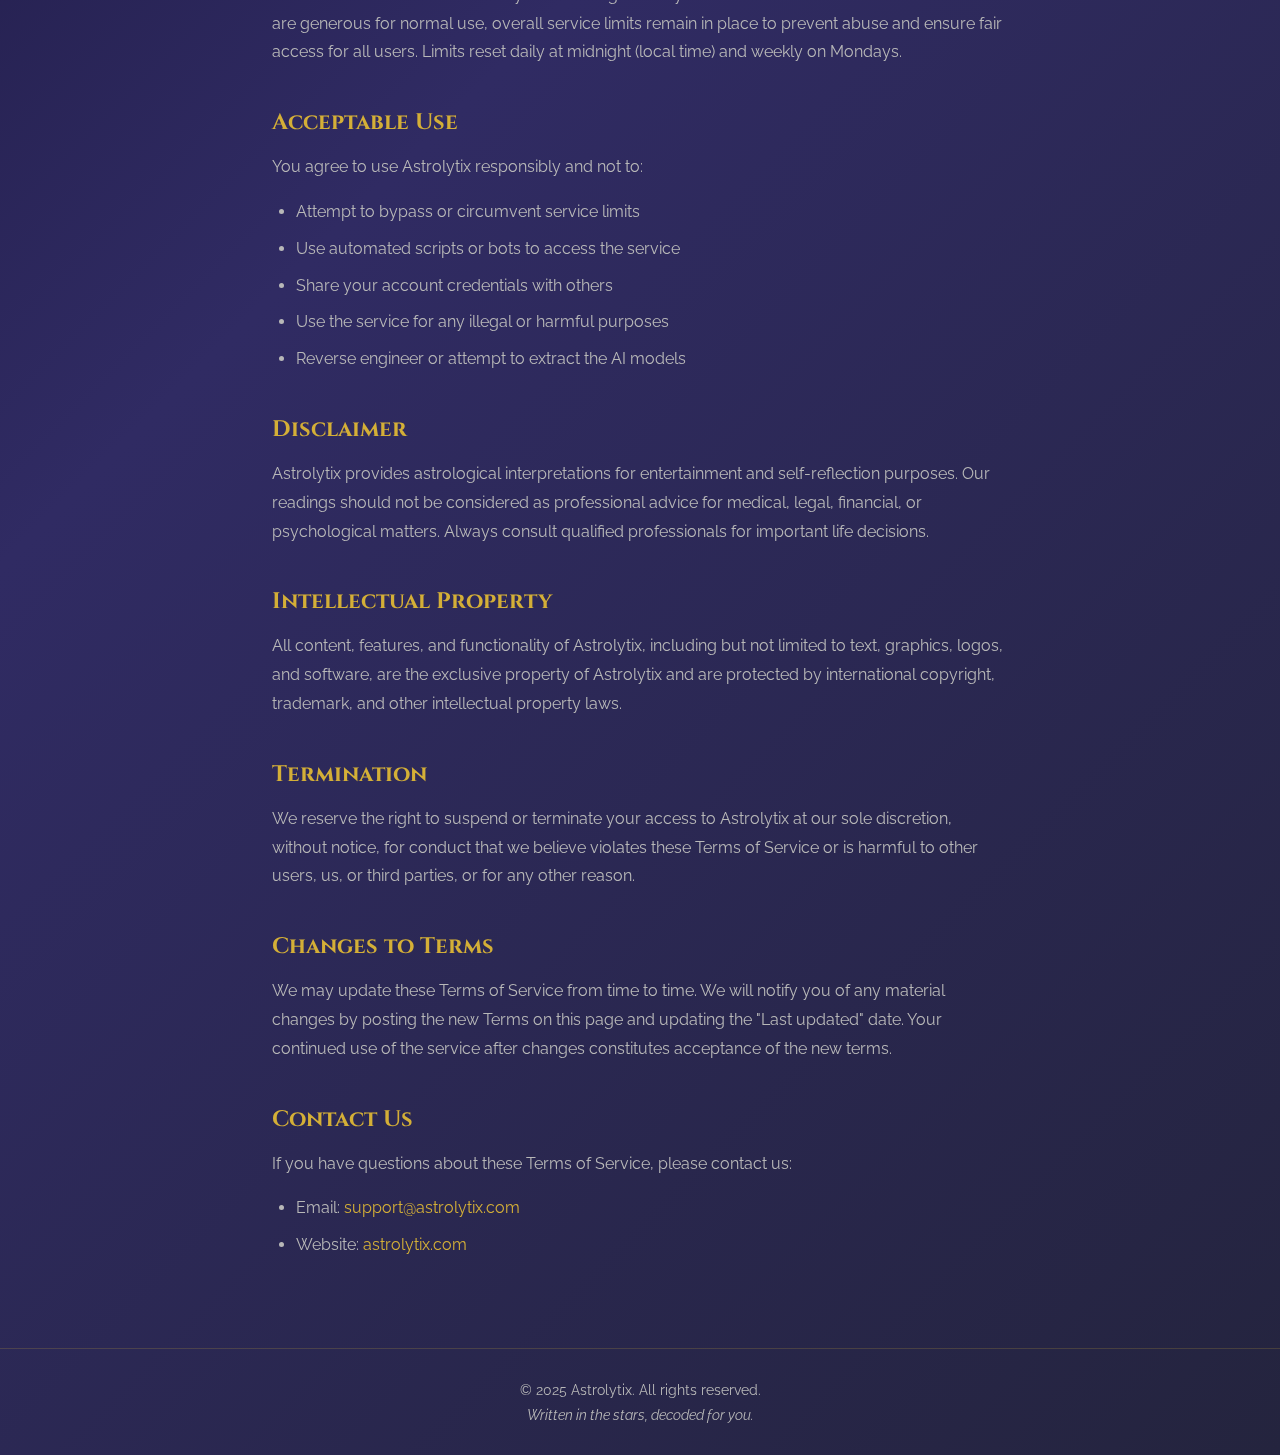
<file: terms.html>
<!DOCTYPE html>
<html lang="en">
<head>
    <meta charset="UTF-8">
    <meta name="viewport" content="width=device-width, initial-scale=1.0">
    <title>Terms of Service — Astrolytix</title>
    <link rel="stylesheet" href="styles.css">
    <link rel="preconnect" href="https://fonts.googleapis.com">
    <link rel="preconnect" href="https://fonts.gstatic.com" crossorigin>
    <link href="https://fonts.googleapis.com/css2?family=Cinzel:wght@400;600;700&family=Raleway:wght@300;400;500;600&display=swap" rel="stylesheet">
    <link rel="stylesheet" href="https://cdnjs.cloudflare.com/ajax/libs/font-awesome/6.5.1/css/all.min.css">
    <style>
        .policy-container {
            max-width: 800px;
            margin: 0 auto;
            padding: 120px 2rem 4rem;
            position: relative;
            z-index: 1;
        }
        .policy-container h1 {
            font-family: 'Cinzel', serif;
            font-size: 2.5rem;
            color: var(--accent-gold);
            margin-bottom: 0.5rem;
        }
        .policy-container .last-updated {
            color: var(--text-muted);
            font-size: 0.9rem;
            margin-bottom: 3rem;
        }
        .policy-container h2 {
            font-family: 'Cinzel', serif;
            font-size: 1.4rem;
            color: var(--accent-gold);
            margin-top: 2.5rem;
            margin-bottom: 1rem;
        }
        .policy-container h3 {
            font-family: 'Cinzel', serif;
            font-size: 1.1rem;
            color: var(--accent-gold);
            margin-top: 1.5rem;
            margin-bottom: 0.75rem;
        }
        .policy-container p, .policy-container li {
            color: var(--text-muted);
            line-height: 1.8;
            margin-bottom: 1rem;
        }
        .policy-container ul {
            margin-left: 1.5rem;
            margin-bottom: 1.5rem;
        }
        .policy-container li {
            margin-bottom: 0.5rem;
        }
        .policy-container strong {
            color: var(--text-light);
        }
        .policy-container a {
            color: var(--accent-gold);
            text-decoration: none;
        }
        .policy-container a:hover {
            text-decoration: underline;
        }
        .back-link {
            display: inline-block;
            margin-bottom: 2rem;
            color: var(--accent-gold);
            text-decoration: none;
            font-size: 0.95rem;
        }
        .back-link:hover {
            text-decoration: underline;
        }
        .limits-table {
            width: 100%;
            border-collapse: collapse;
            margin: 1.5rem 0;
        }
        .limits-table th, .limits-table td {
            padding: 12px 16px;
            text-align: left;
            border-bottom: 1px solid rgba(255,255,255,0.1);
        }
        .limits-table th {
            color: var(--accent-gold);
            font-weight: 600;
            background: rgba(255,255,255,0.05);
        }
        .limits-table td {
            color: var(--text-muted);
        }
        .limits-table tr:hover td {
            background: rgba(255,255,255,0.02);
        }
        .plan-badge {
            display: inline-block;
            padding: 4px 12px;
            border-radius: 20px;
            font-size: 0.85rem;
            font-weight: 600;
        }
        .plan-free {
            background: rgba(150,150,150,0.2);
            color: #aaa;
        }
        .plan-pro {
            background: rgba(212,175,55,0.2);
            color: var(--accent-gold);
        }
    </style>
</head>
<body>
    <canvas id="starfield"></canvas>

    <header>
        <nav class="navbar">
            <a href="index.html" class="logo">
                <span class="logo-icon"><img src="logo-star-tm.svg" alt="Astrolytix™" style="width: 38px; height: 32px;"></span>
                <span class="logo-text">Astrolytix</span>
            </a>
            <ul class="nav-links">
                <li><a href="index.html" data-i18n="nav.home">Home</a></li>
                <li><a href="index.html#features" data-i18n="nav.features">Features</a></li>
                <li><a href="index.html#contact" data-i18n="nav.support">Support</a></li>
            </ul>
        </nav>
    </header>

    <main class="policy-container">
        <a href="index.html" class="back-link">&larr; <span data-i18n="terms.backLink">Back to Home</span></a>

        <h1 data-i18n="terms.title">Terms of Service</h1>
        <p class="last-updated" data-i18n="terms.lastUpdated">Last updated: December 8, 2025</p>

        <p data-i18n="terms.intro">Welcome to Astrolytix. By using our mobile application and services, you agree to these Terms of Service. Please read them carefully.</p>

        <h2 data-i18n="terms.sections.about.title">About Astrolytix</h2>
        <p data-i18n="terms.sections.about.text">Astrolytix is an AI-powered Vedic astrology application that provides personalized astrological insights, horoscopes, psychological analysis, and wellness recommendations based on your natal chart. Our service combines ancient Vedic wisdom with modern artificial intelligence to deliver meaningful interpretations.</p>

        <h2 data-i18n="terms.sections.plans.title">Subscription Plans</h2>

        <h3><span class="plan-badge plan-free">Free</span> <span data-i18n="terms.sections.plans.free.name">Free Plan</span></h3>
        <p data-i18n="terms.sections.plans.free.desc">Access core features with daily limits to explore the app's capabilities.</p>

        <h3><span class="plan-badge plan-pro">Pro</span> <span data-i18n="terms.sections.plans.pro.name">Pro Plan</span></h3>
        <p data-i18n="terms.sections.plans.pro.desc">Unlock the full potential with extended limits, no advertisements, and access to all horoscope periods.</p>

        <h2 data-i18n="terms.sections.limits.title">Service Limits</h2>
        <p data-i18n="terms.sections.limits.intro">To ensure quality service for all users and manage AI processing costs, the following limits apply:</p>

        <table class="limits-table">
            <thead>
                <tr>
                    <th data-i18n="terms.sections.limits.table.feature">Feature</th>
                    <th data-i18n="terms.sections.limits.table.free">Free</th>
                    <th data-i18n="terms.sections.limits.table.pro">Pro</th>
                </tr>
            </thead>
            <tbody>
                <tr>
                    <td data-i18n="terms.sections.limits.table.questions">Questions per day</td>
                    <td>2</td>
                    <td data-i18n="terms.sections.limits.table.extended">Extended*</td>
                </tr>
                <tr>
                    <td data-i18n="terms.sections.limits.table.chats">New chats per day</td>
                    <td>1</td>
                    <td>3</td>
                </tr>
                <tr>
                    <td data-i18n="terms.sections.limits.table.messagesPerChat">Messages per chat</td>
                    <td>5</td>
                    <td>15</td>
                </tr>
                <tr>
                    <td data-i18n="terms.sections.limits.table.psychology">Psychology analyses per day</td>
                    <td>2</td>
                    <td data-i18n="terms.sections.limits.table.extended">Extended*</td>
                </tr>
                <tr>
                    <td data-i18n="terms.sections.limits.table.transits">Transit readings per day</td>
                    <td>2</td>
                    <td data-i18n="terms.sections.limits.table.extended">Extended*</td>
                </tr>
                <tr>
                    <td data-i18n="terms.sections.limits.table.transitsWeek">Transit readings per week</td>
                    <td>5</td>
                    <td data-i18n="terms.sections.limits.table.extended">Extended*</td>
                </tr>
                <tr>
                    <td data-i18n="terms.sections.limits.table.divisional">Divisional charts per day</td>
                    <td>2</td>
                    <td data-i18n="terms.sections.limits.table.extended">Extended*</td>
                </tr>
                <tr>
                    <td data-i18n="terms.sections.limits.table.ayurveda">Ayurveda analyses per day</td>
                    <td>1</td>
                    <td data-i18n="terms.sections.limits.table.extended">Extended*</td>
                </tr>
                <tr>
                    <td data-i18n="terms.sections.limits.table.profileEdits">Profile edits per day</td>
                    <td>2</td>
                    <td>5</td>
                </tr>
                <tr>
                    <td data-i18n="terms.sections.limits.table.profileEditsWeek">Profile edits per week</td>
                    <td>4</td>
                    <td>15</td>
                </tr>
                <tr>
                    <td data-i18n="terms.sections.limits.table.horoscopes">Horoscope periods</td>
                    <td data-i18n="terms.sections.limits.table.horoscopesFree">Today, Week, Month, General</td>
                    <td data-i18n="terms.sections.limits.table.horoscopesPro">All periods including yearly</td>
                </tr>
                <tr>
                    <td data-i18n="terms.sections.limits.table.ads">Advertisements</td>
                    <td data-i18n="terms.sections.limits.table.adsYes">Yes (every 5 requests)</td>
                    <td data-i18n="terms.sections.limits.table.adsNo">No ads</td>
                </tr>
            </tbody>
        </table>

        <p data-i18n="terms.sections.limits.footnote"><strong>* Extended limits:</strong> Per-section daily limits are significantly increased for Pro users. While these limits are generous for normal use, overall service limits remain in place to prevent abuse and ensure fair access for all users. Limits reset daily at midnight (local time) and weekly on Mondays.</p>

        <h2 data-i18n="terms.sections.acceptable.title">Acceptable Use</h2>
        <p data-i18n="terms.sections.acceptable.intro">You agree to use Astrolytix responsibly and not to:</p>
        <ul>
            <li data-i18n="terms.sections.acceptable.list.0">Attempt to bypass or circumvent service limits</li>
            <li data-i18n="terms.sections.acceptable.list.1">Use automated scripts or bots to access the service</li>
            <li data-i18n="terms.sections.acceptable.list.2">Share your account credentials with others</li>
            <li data-i18n="terms.sections.acceptable.list.3">Use the service for any illegal or harmful purposes</li>
            <li data-i18n="terms.sections.acceptable.list.4">Reverse engineer or attempt to extract the AI models</li>
        </ul>

        <h2 data-i18n="terms.sections.disclaimer.title">Disclaimer</h2>
        <p data-i18n="terms.sections.disclaimer.text">Astrolytix provides astrological interpretations for entertainment and self-reflection purposes. Our readings should not be considered as professional advice for medical, legal, financial, or psychological matters. Always consult qualified professionals for important life decisions.</p>

        <h2 data-i18n="terms.sections.intellectual.title">Intellectual Property</h2>
        <p data-i18n="terms.sections.intellectual.text">All content, features, and functionality of Astrolytix, including but not limited to text, graphics, logos, and software, are the exclusive property of Astrolytix and are protected by international copyright, trademark, and other intellectual property laws.</p>

        <h2 data-i18n="terms.sections.termination.title">Termination</h2>
        <p data-i18n="terms.sections.termination.text">We reserve the right to suspend or terminate your access to Astrolytix at our sole discretion, without notice, for conduct that we believe violates these Terms of Service or is harmful to other users, us, or third parties, or for any other reason.</p>

        <h2 data-i18n="terms.sections.changes.title">Changes to Terms</h2>
        <p data-i18n="terms.sections.changes.text">We may update these Terms of Service from time to time. We will notify you of any material changes by posting the new Terms on this page and updating the "Last updated" date. Your continued use of the service after changes constitutes acceptance of the new terms.</p>

        <h2 data-i18n="terms.sections.contact.title">Contact Us</h2>
        <p data-i18n="terms.sections.contact.intro">If you have questions about these Terms of Service, please contact us:</p>
        <ul>
            <li><span data-i18n="terms.sections.contact.email">Email:</span> <a href="mailto:support@astrolytix.com">support@astrolytix.com</a></li>
            <li><span data-i18n="terms.sections.contact.website">Website:</span> <a href="https://astrolytix.com">astrolytix.com</a></li>
        </ul>
    </main>

    <footer>
        <div class="footer-content">
            <p>&copy; <span data-i18n="footer.copyright">2025 Astrolytix. All rights reserved.</span></p>
            <p class="footer-tagline" data-i18n="footer.tagline">Written in the stars, decoded for you.</p>
        </div>
    </footer>

    <script src="i18n.js"></script>
    <script src="app.js"></script>
</body>
</html>
</file>
<file: styles.css>
/* CSS Reset and Base Styles */
*, *::before, *::after {
    margin: 0;
    padding: 0;
    box-sizing: border-box;
}

:root {
    --primary-color: #1a0a2e;
    --secondary-color: #16213e;
    --accent-color: #e94560;
    --accent-gold: #d4af37;
    --accent-purple: #7b2cbf;
    --text-light: #f5f5f5;
    --text-muted: #b8b8b8;
    --gradient-start: #0f0c29;
    --gradient-mid: #302b63;
    --gradient-end: #24243e;
}

html {
    scroll-behavior: smooth;
}

body {
    font-family: 'Raleway', sans-serif;
    background: linear-gradient(135deg, var(--gradient-start), var(--gradient-mid), var(--gradient-end));
    color: var(--text-light);
    min-height: 100vh;
    overflow-x: hidden;
    position: relative;
}

/* Canvas Starfield Background */
#starfield {
    position: fixed;
    top: 0;
    left: 0;
    width: 100%;
    height: 100%;
    pointer-events: none;
    z-index: 0;
}

/* Navigation */
header {
    position: fixed;
    top: 0;
    left: 0;
    width: 100%;
    z-index: 1000;
    background: rgba(15, 12, 41, 0.9);
    backdrop-filter: blur(10px);
    border-bottom: 1px solid rgba(212, 175, 55, 0.2);
}

.navbar {
    max-width: 1200px;
    margin: 0 auto;
    padding: 1rem 2rem;
    display: flex;
    justify-content: space-between;
    align-items: center;
}

.logo {
    display: flex;
    align-items: center;
    gap: 0.5rem;
}

.logo-icon {
    font-size: 2rem;
    color: var(--accent-gold);
    text-shadow: 0 0 10px var(--accent-gold);
}

.logo-text {
    font-family: 'Cinzel', serif;
    font-size: 1.5rem;
    font-weight: 700;
    background: linear-gradient(135deg, var(--accent-gold), #fff5cc);
    -webkit-background-clip: text;
    -webkit-text-fill-color: transparent;
    background-clip: text;
}

.nav-links {
    display: flex;
    list-style: none;
    gap: 2rem;
}

.nav-links a {
    color: var(--text-light);
    text-decoration: none;
    font-weight: 500;
    transition: color 0.3s ease;
    position: relative;
}

.nav-links a::after {
    content: '';
    position: absolute;
    bottom: -5px;
    left: 0;
    width: 0;
    height: 2px;
    background: var(--accent-gold);
    transition: width 0.3s ease;
}

.nav-links a:hover {
    color: var(--accent-gold);
}

.nav-links a:hover::after {
    width: 100%;
}

/* Hero Section */
.hero {
    min-height: 100vh;
    display: flex;
    align-items: center;
    justify-content: center;
    text-align: center;
    padding: 6rem 2rem 2rem;
    position: relative;
    z-index: 1;
}

.hero-content {
    max-width: 800px;
    position: relative;
}

.zodiac-wheel {
    position: absolute;
    top: 50%;
    left: 50%;
    transform: translate(-50%, -50%);
    width: 500px;
    height: 500px;
    border: 2px solid rgba(212, 175, 55, 0.1);
    border-radius: 50%;
    animation: rotate 60s linear infinite;
    pointer-events: none;
}

.zodiac-wheel::before {
    content: '';
    position: absolute;
    top: 50%;
    left: 50%;
    transform: translate(-50%, -50%);
    width: 400px;
    height: 400px;
    border: 1px solid rgba(212, 175, 55, 0.15);
    border-radius: 50%;
}

.zodiac-wheel::after {
    content: '';
    position: absolute;
    top: 50%;
    left: 50%;
    transform: translate(-50%, -50%);
    width: 300px;
    height: 300px;
    border: 1px solid rgba(212, 175, 55, 0.2);
    border-radius: 50%;
}

@keyframes rotate {
    from { transform: translate(-50%, -50%) rotate(0deg); }
    to { transform: translate(-50%, -50%) rotate(360deg); }
}

.title {
    font-family: 'Cinzel', serif;
    font-size: 4.5rem;
    font-weight: 700;
    margin-bottom: 1rem;
    background: linear-gradient(135deg, var(--accent-gold), #fff5cc, var(--accent-gold));
    -webkit-background-clip: text;
    -webkit-text-fill-color: transparent;
    background-clip: text;
    text-shadow: 0 0 40px rgba(212, 175, 55, 0.3);
    animation: glow 3s ease-in-out infinite;
}

@keyframes glow {
    0%, 100% { filter: drop-shadow(0 0 20px rgba(212, 175, 55, 0.3)); }
    50% { filter: drop-shadow(0 0 40px rgba(212, 175, 55, 0.5)); }
}

.slogan {
    font-family: 'Cinzel', serif;
    font-size: 1.5rem;
    font-weight: 400;
    color: var(--accent-gold);
    margin-bottom: 1.5rem;
    letter-spacing: 0.1em;
}

.subtitle {
    font-size: 1.2rem;
    color: var(--text-muted);
    margin-bottom: 2.5rem;
    font-weight: 300;
    line-height: 1.6;
}

.cta-button {
    display: inline-block;
    padding: 1rem 2.5rem;
    background: linear-gradient(135deg, var(--accent-gold), #b8962e);
    color: var(--primary-color);
    text-decoration: none;
    font-weight: 600;
    border-radius: 50px;
    transition: all 0.3s ease;
    text-transform: uppercase;
    letter-spacing: 0.1em;
    box-shadow: 0 4px 20px rgba(212, 175, 55, 0.3);
}

.cta-button:hover {
    transform: translateY(-3px);
    box-shadow: 0 8px 30px rgba(212, 175, 55, 0.5);
}

/* Features Section */
.features {
    padding: 6rem 2rem;
    position: relative;
    z-index: 1;
    background: linear-gradient(180deg, transparent, rgba(15, 12, 41, 0.8));
}

.features h2 {
    font-family: 'Cinzel', serif;
    font-size: 2.5rem;
    text-align: center;
    margin-bottom: 4rem;
    color: var(--accent-gold);
}

.features-grid {
    display: grid;
    grid-template-columns: repeat(auto-fit, minmax(280px, 1fr));
    gap: 2rem;
    max-width: 1200px;
    margin: 0 auto;
}

.feature-card {
    background: rgba(255, 255, 255, 0.05);
    border: 1px solid rgba(212, 175, 55, 0.2);
    border-radius: 20px;
    padding: 2.5rem;
    text-align: center;
    transition: all 0.3s ease;
    backdrop-filter: blur(10px);
}

.feature-card:hover {
    transform: translateY(-10px);
    border-color: var(--accent-gold);
    box-shadow: 0 20px 40px rgba(0, 0, 0, 0.3),
                0 0 30px rgba(212, 175, 55, 0.1);
}

.feature-icon {
    font-size: 3rem;
    color: var(--accent-gold);
    margin-bottom: 1.5rem;
    text-shadow: 0 0 20px rgba(212, 175, 55, 0.5);
}

.feature-card h3 {
    font-family: 'Cinzel', serif;
    font-size: 1.3rem;
    margin-bottom: 1rem;
    color: var(--text-light);
}

.feature-card p {
    color: var(--text-muted);
    line-height: 1.6;
    font-weight: 300;
}

/* About Section */
.about {
    padding: 6rem 2rem;
    position: relative;
    z-index: 1;
}

.about-content {
    max-width: 800px;
    margin: 0 auto;
    text-align: center;
}

.about h2 {
    font-family: 'Cinzel', serif;
    font-size: 2rem;
    margin-bottom: 2rem;
    color: var(--accent-gold);
    line-height: 1.4;
}

.about p {
    font-size: 1.1rem;
    line-height: 1.8;
    color: var(--text-muted);
    font-weight: 300;
}

/* Contact Section */
.contact {
    padding: 6rem 2rem;
    text-align: center;
    position: relative;
    z-index: 1;
    background: linear-gradient(180deg, transparent, rgba(15, 12, 41, 0.9));
}

.contact h2 {
    font-family: 'Cinzel', serif;
    font-size: 2.5rem;
    margin-bottom: 1rem;
    color: var(--accent-gold);
}

.contact p {
    font-size: 1.2rem;
    color: var(--text-muted);
    margin-bottom: 2rem;
}

/* Footer */
footer {
    padding: 2rem;
    text-align: center;
    border-top: 1px solid rgba(212, 175, 55, 0.2);
    position: relative;
    z-index: 1;
}

.footer-content p {
    color: var(--text-muted);
    font-size: 0.9rem;
}

.footer-tagline {
    color: var(--accent-gold);
    font-style: italic;
    margin-top: 0.5rem;
}

/* Responsive Design */
@media (max-width: 768px) {
    .navbar {
        flex-direction: column;
        gap: 1rem;
    }

    .nav-links {
        gap: 1rem;
    }

    .title {
        font-size: 2.5rem;
    }

    .slogan {
        font-size: 1.1rem;
    }

    .subtitle {
        font-size: 1rem;
    }

    .zodiac-wheel {
        width: 300px;
        height: 300px;
    }

    .zodiac-wheel::before {
        width: 240px;
        height: 240px;
    }

    .zodiac-wheel::after {
        width: 180px;
        height: 180px;
    }

    .features h2,
    .about h2,
    .contact h2 {
        font-size: 1.8rem;
    }
}

/* Smooth scrolling for anchor links */
html {
    scroll-behavior: smooth;
}

/* Selection styling */
::selection {
    background: var(--accent-gold);
    color: var(--primary-color);
}
</file>
